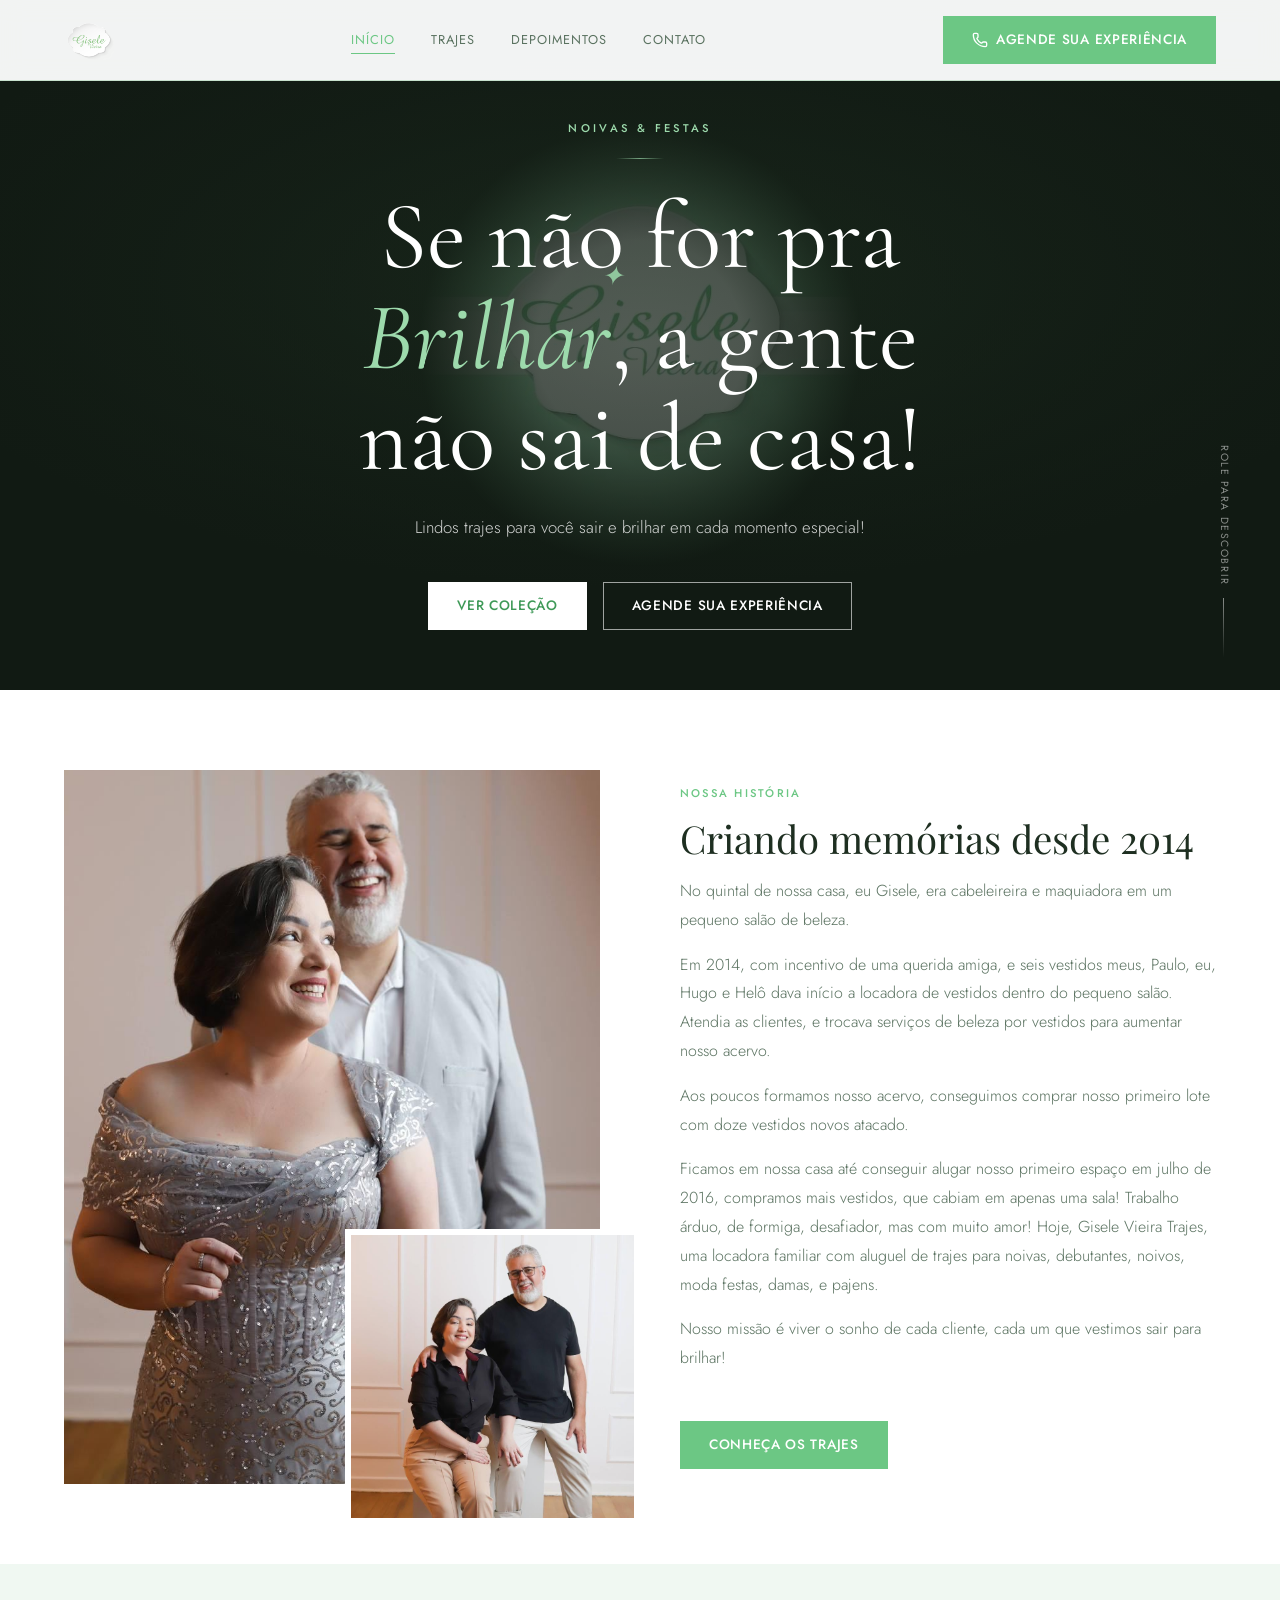
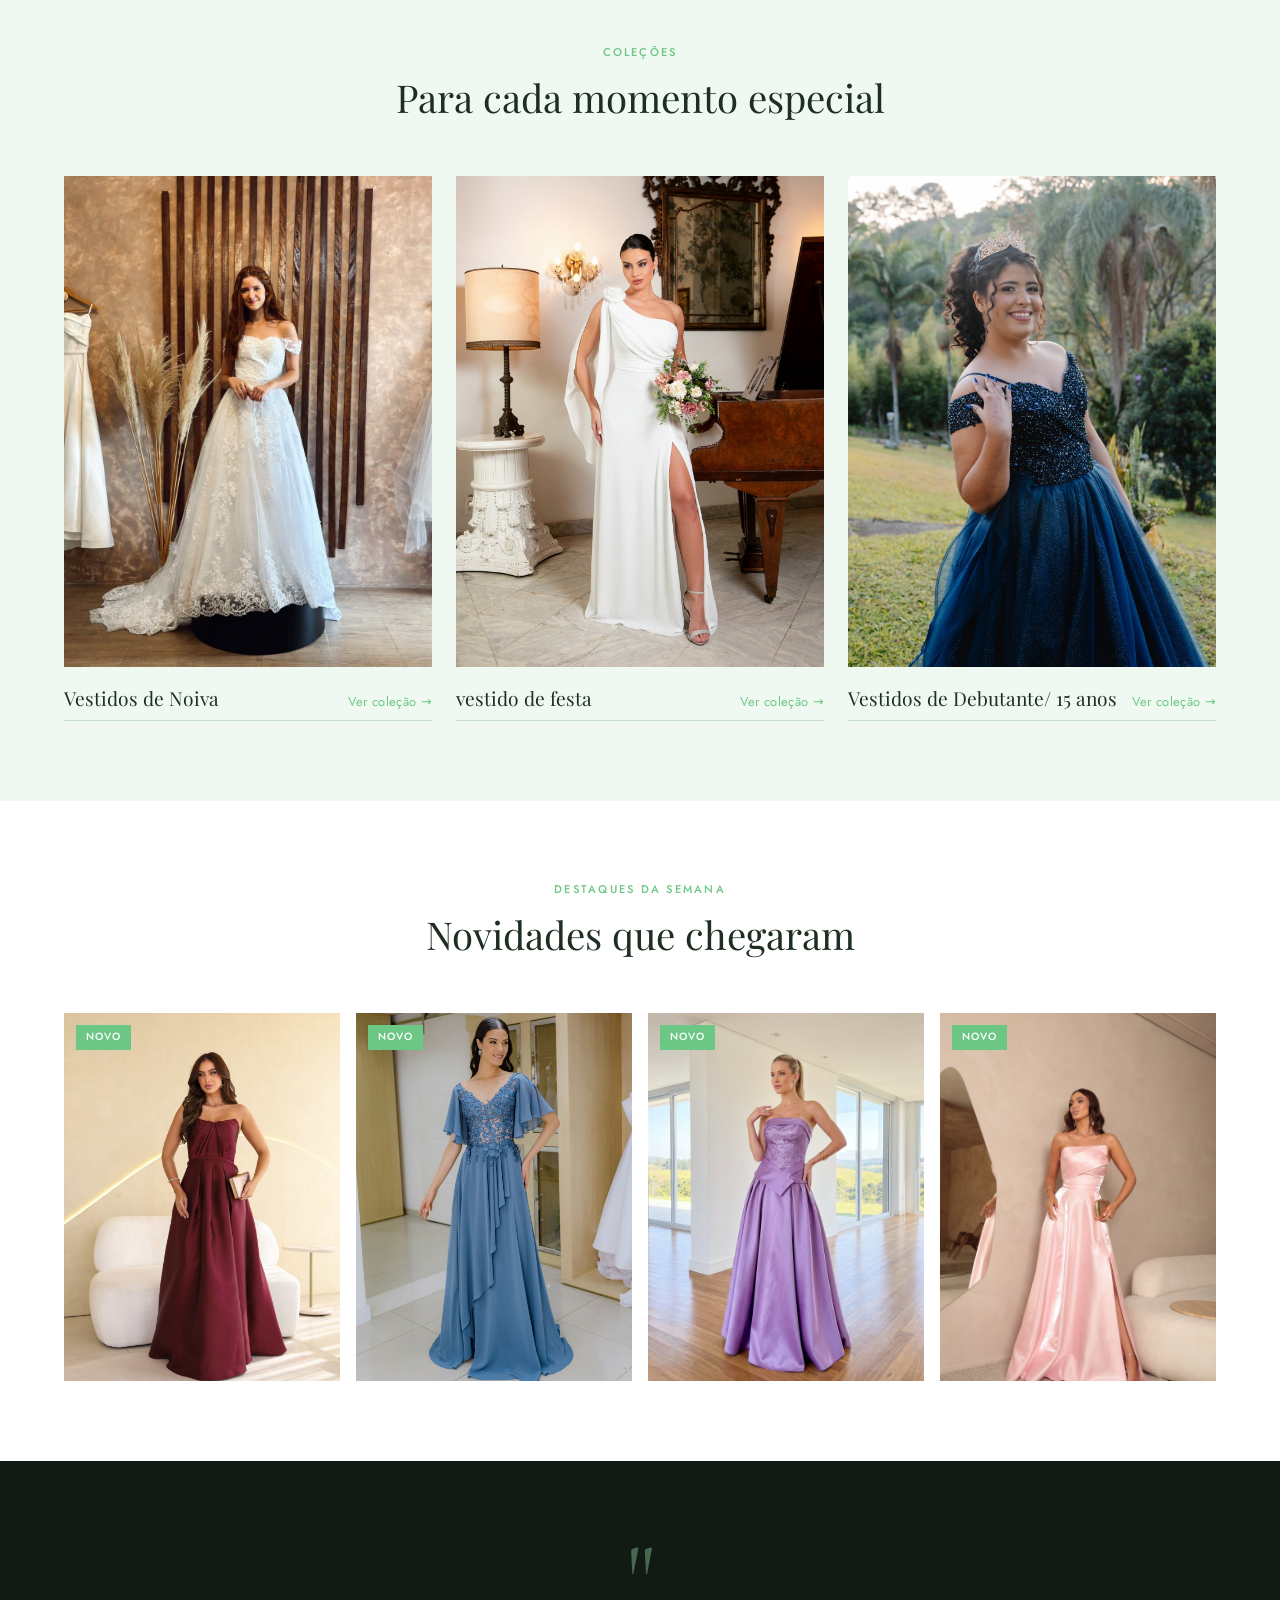
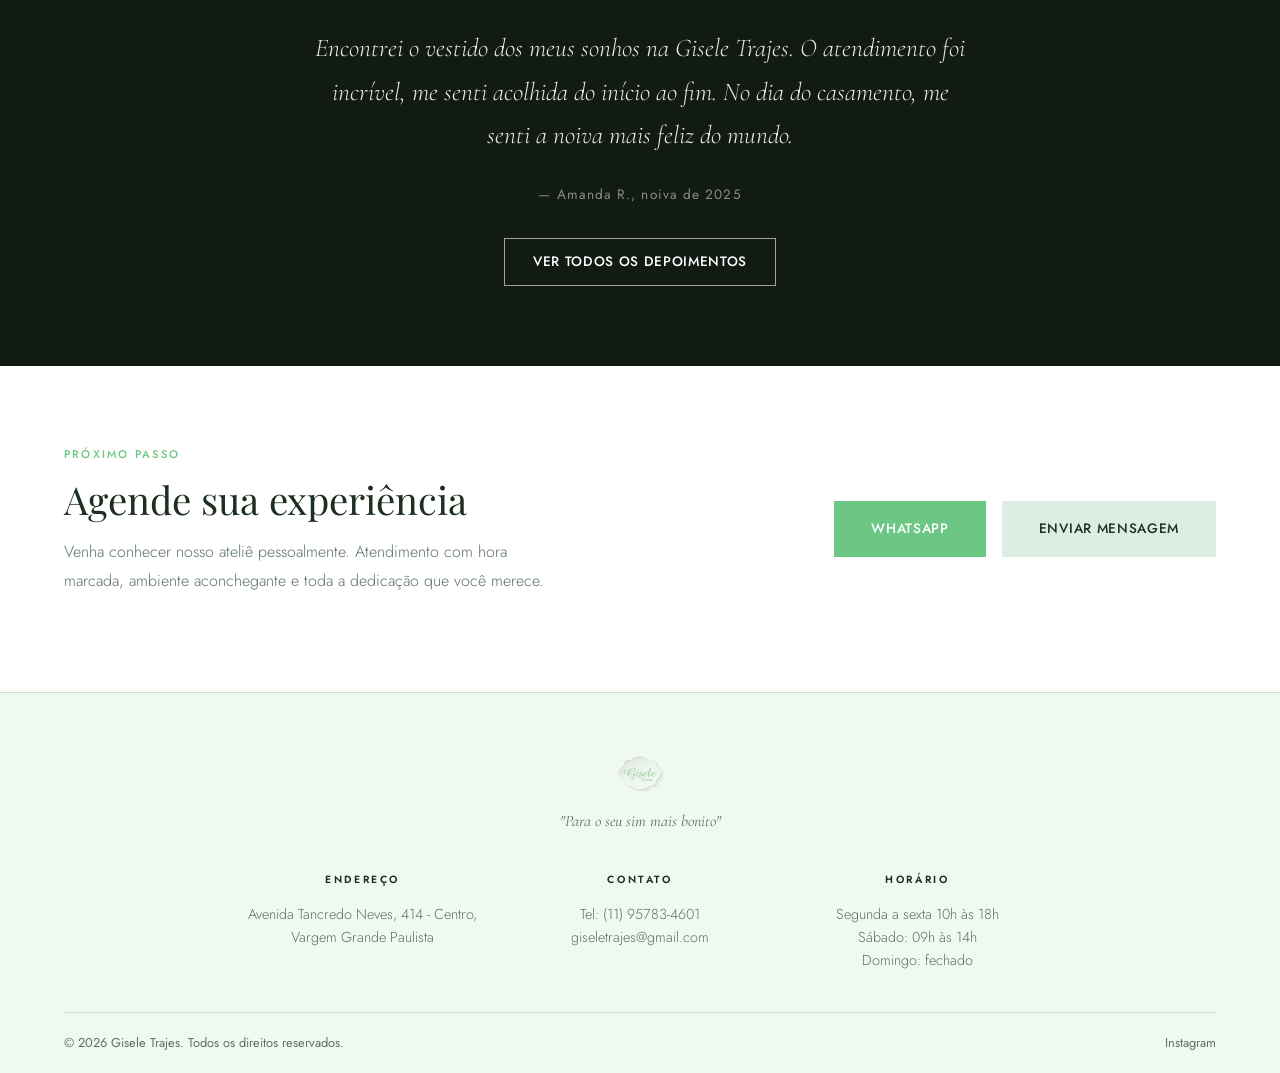
<file: index.html>
<!DOCTYPE html>
<html lang="pt-BR">
<head>
  <!-- Google tag (gtag.js) -->
  <script async src="https://www.googletagmanager.com/gtag/js?id=G-MT1V36FHFQ"></script>
  <script>
    window.dataLayer = window.dataLayer || [];
    function gtag(){dataLayer.push(arguments);}
    gtag('js', new Date());

    gtag('config', 'G-MT1V36FHFQ');
  </script>

  <meta charset="UTF-8">
  <meta name="viewport" content="width=device-width, initial-scale=1.0">
  <title>Gisele Viera Trajes — Para o seu sim mais bonito</title>
  <meta name="description" content="Ateliê de trajes em Vargem Grande Paulista para você brilhar em cada momento especial: noivas, madrinhas, festas e mais. Agende sua experiência.">
  <link rel="canonical" href="https://www.giselevieiratrajes.com.br/index.html">

  <!-- Favicon -->
  <link rel="icon" type="image/x-icon" href="assets/images/favicon/favicon.ico">
  <link rel="icon" type="image/png" sizes="32x32" href="assets/images/favicon/favicon-32x32.png">
  <link rel="icon" type="image/png" sizes="16x16" href="assets/images/favicon/favicon-16x16.png">
  <link rel="apple-touch-icon" sizes="180x180" href="assets/images/favicon/apple-touch-icon.png">
  <link rel="manifest" href="site.webmanifest">
  <meta name="theme-color" content="#ffffff">

  <!-- Open Graph / Redes sociais -->
  <meta property="og:type" content="website">
  <meta property="og:locale" content="pt_BR">
  <meta property="og:site_name" content="Gisele Viera Trajes">
  <meta property="og:title" content="Gisele Viera Trajes — Para o seu sim mais bonito">
  <meta property="og:description" content="Ateliê de trajes em Vargem Grande Paulista para você brilhar em cada momento especial: noivas, madrinhas, festas e mais.">
  <meta property="og:image" content="https://www.giselevieiratrajes.com.br/assets/images/favicon/android-chrome-512x512.png">
  <meta property="og:url" content="https://www.giselevieiratrajes.com.br/index.html">
  <meta name="twitter:card" content="summary_large_image">

  <link rel="stylesheet" href="assets/css/style.css">
  <link rel="preconnect" href="https://fonts.googleapis.com">
  <link rel="preconnect" href="https://fonts.gstatic.com" crossorigin>
  <link href="https://fonts.googleapis.com/css2?family=Playfair+Display:ital,wght@0,400;0,600;1,400&family=Cormorant+Garamond:wght@300;400&family=Jost:wght@300;400;500&display=swap" rel="stylesheet">
  <script type="application/ld+json">
  {
    "@context": "https://schema.org",
    "@type": "ClothingStore",
    "name": "Gisele Vieira Trajes",
    "image": "https://www.giselevieiratrajes.com.br/assets/images/hero-bg.jpg",
    "url": "https://www.giselevieiratrajes.com.br/",
    "telephone": "+5511957834601",
    "email": "giseletrajes@gmail.com",
    "priceRange": "$$",
    "address": {
      "@type": "PostalAddress",
      "streetAddress": "Avenida Tancredo Neves, 414 - Centro",
      "addressLocality": "Vargem Grande Paulista",
      "addressRegion": "SP",
      "addressCountry": "BR"
    },
    "geo": {
      "@type": "GeoCoordinates",
      "latitude": -23.6063138,
      "longitude": -47.0280977
    },
    "sameAs": [
      "https://www.instagram.com/giselevieira.trajes"
    ]
  }
  </script>
</head>
<body>

  <!-- HEADER -->
  <header class="site-header">
    <div class="container header-inner">
      <a href="index.html" class="logo">
        <img src="assets/images/logo.svg" alt="Gisele Trajes" class="logo-img" onerror="this.style.display='none'; this.nextElementSibling.style.display='block'">
        <span class="logo-text" style="display:none">Gisele Viera Trajes® </span>
      </a>
      <nav class="main-nav">
        <a href="index.html" class="nav-link active">Início</a>
        <a href="trajes.html" class="nav-link">Trajes</a>
        <a href="depoimentos.html" class="nav-link">Depoimentos</a>
        <a href="contato.html" class="nav-link">Contato</a>
      </nav>
      <a href="https://wa.me/5511957834601?text=Olá!%20Vim%20pelo%20site%20da%20Gisele%20Viera%20Trajes%20e%20gostaria%20de%20mais%20informações." target="_blank" class="btn btn-primary header-cta">
        <svg width="16" height="16" viewBox="0 0 24 24" fill="none" stroke="currentColor" stroke-width="2" stroke-linecap="round" stroke-linejoin="round"><path d="M13.832 16.568a1 1 0 0 0 1.213-.303l.355-.465A2 2 0 0 1 17 15h3a2 2 0 0 1 2 2v3a2 2 0 0 1-2 2A18 18 0 0 1 2 4a2 2 0 0 1 2-2h3a2 2 0 0 1 2 2v3a2 2 0 0 1-.8 1.6l-.468.351a1 1 0 0 0-.292 1.233 14 14 0 0 0 6.392 6.384"></path></svg>
        Agende sua experiência
      </a>
      <button class="menu-toggle" aria-label="Menu" onclick="toggleMenu()">
        <span></span><span></span><span></span>
      </button>
    </div>
    <!-- Mobile nav -->
    <div class="mobile-nav" id="mobileNav">
      <a href="index.html">Início</a>
      <a href="trajes.html">Trajes</a>
      <a href="depoimentos.html">Depoimentos</a>
      <a href="contato.html">Contato</a>
      <a href="https://wa.me/5511957834601" target="_blank" class="btn btn-primary">Agende sua experiência</a>
    </div>
  </header>

  <main>

    <!-- HERO -->
    <section class="hero">
      <div class="hero-bg">
        <img src="assets/images/hero-bg.jpg" alt="" class="hero-img" onerror="this.parentElement.classList.add('no-img')" width="960" height="960" fetchpriority="high">
        <div class="hero-overlay"></div>
      </div>
      <div class="container hero-content">
        <p class="hero-eyebrow">Noivas & Festas</p>
        <div class="hero-divider"></div>
        <h1 class="hero-title">Se não for pra<br><em>Brilhar</em>, a gente não sai de casa!</h1>
        <p class="hero-subtitle">Lindos trajes para você sair e brilhar em cada momento especial!</p>
        <div class="hero-actions">
          <a href="trajes.html" class="btn btn-light">Ver Coleção</a>
          <a href="contato.html" class="btn btn-outline-light">Agende sua experiência</a>
        </div>
      </div>
      <div class="hero-scroll">
        <span>Role para descobrir</span>
        <div class="scroll-line"></div>
      </div>
    </section>

    <!-- SOBRE -->
    <section class="about section">
      <div class="container about-grid">
        <div class="about-images">
          <div class="about-img-main">
            <img src="assets/images/about-main.jpg" alt="Ateliê Gisele Trajes" onerror="this.parentElement.classList.add('placeholder-img')" width="854" height="1280" loading="lazy" decoding="async">
          </div>
          <div class="about-img-accent">
            <img src="assets/images/about-accent.jpg" alt="Detalhes do ateliê" onerror="this.parentElement.classList.add('placeholder-img')" width="854" height="1034" loading="lazy" decoding="async">
          </div>
        </div>
        <div class="about-text">
          <p class="section-eyebrow">Nossa História</p>
          <h2 class="section-title">Criando memórias desde 2014</h2>
          <p class="body-text">No quintal de nossa casa, eu Gisele, era cabeleireira e maquiadora em um pequeno salão de beleza.</p>
          <p class="body-text">Em 2014, com incentivo de uma querida amiga, e seis vestidos meus, Paulo, eu, Hugo e Helô dava início a locadora de vestidos dentro do pequeno salão. 
Atendia as clientes, e trocava serviços de beleza por vestidos para aumentar nosso acervo. </p>
          <p class="body-text">Aos poucos formamos nosso acervo, conseguimos comprar nosso primeiro lote com doze vestidos novos atacado.</p>
          <p class="body-text">Ficamos em nossa casa até conseguir alugar nosso primeiro espaço em julho de 2016, compramos mais vestidos, que cabiam em apenas uma sala! 
Trabalho árduo, de formiga, desafiador, mas com muito amor! 
Hoje, Gisele Vieira Trajes, uma locadora familiar com aluguel de trajes para noivas, debutantes, noivos, moda festas, damas, e pajens.</p>
          <p class="body-text">Nosso missão é viver o sonho de cada cliente, cada um que vestimos sair para brilhar!</p>
          <a href="trajes.html" class="btn btn-primary mt-action">Conheça os Trajes</a>
        </div>
      </div>
    </section>

    <!-- CATEGORIAS -->
    <section class="categories section bg-soft">
      <div class="container">
        <div class="section-header">
          <p class="section-eyebrow">Coleções</p>
          <h2 class="section-title">Para cada momento especial</h2>
        </div>
        <div class="categories-grid">
          <a href="trajes.html#noivas" class="category-card group">
            <div class="category-img">
              <img src="assets/images/cat-noiva.jpg" alt="Vestidos de Noiva" onerror="this.parentElement.classList.add('placeholder-img')" width="1066" height="1399" loading="lazy" decoding="async">
            </div>
            <div class="category-info">
              <h3>Vestidos de Noiva</h3>
              <span>Ver coleção →</span>
            </div>
          </a>
          <a href="trajes.html#madrinhas" class="category-card group">
            <div class="category-img">
              <img src="assets/images/cat-madrinha.jpg" alt="Vestidos de Madrinha" onerror="this.parentElement.classList.add('placeholder-img')" width="787" height="1391" loading="lazy" decoding="async">
            </div>
            <div class="category-info">
              <h3>vestido de festa</h3>
              <span>Ver coleção →</span>
            </div>
          </a>
          <a href="trajes.html#debutantes" class="category-card group">
            <div class="category-img">
              <img src="assets/images/cat-debutante.jpg" alt="Vestidos de Debutante" onerror="this.parentElement.classList.add('placeholder-img')" width="960" height="1280" loading="lazy" decoding="async">
            </div>
            <div class="category-info">
              <h3>Vestidos de Debutante/ 15 anos</h3>
              <span>Ver coleção →</span>
            </div>
          </a>
        </div>
      </div>
    </section>

    <!-- DESTAQUES -->
    <section class="highlights section">
      <div class="container">
        <div class="section-header">
          <p class="section-eyebrow">Destaques da Semana</p>
          <h2 class="section-title">Novidades que chegaram</h2>
        </div>
        <div class="highlights-grid" id="highlightsGrid">
          <!-- Carregado via JS do repositório de imagens -->
          <div class="highlight-card">
            <div class="highlight-img"><img src="assets/images/dest-1.jpg" alt="Destaque 1" onerror="this.parentElement.classList.add('placeholder-img')" width="1024" height="1280" loading="lazy" decoding="async"></div>
            <p class="highlight-label">Novo</p>
          </div>
          <div class="highlight-card">
            <div class="highlight-img"><img src="assets/images/dest-2.jpg" alt="Destaque 2" onerror="this.parentElement.classList.add('placeholder-img')" width="854" height="1280" loading="lazy" decoding="async"></div>
            <p class="highlight-label">Novo</p>
          </div>
          <div class="highlight-card">
            <div class="highlight-img"><img src="assets/images/dest-3.jpg" alt="Destaque 3" onerror="this.parentElement.classList.add('placeholder-img')" width="932" height="1400" loading="lazy" decoding="async"></div>
            <p class="highlight-label">Novo</p>
          </div>
          <div class="highlight-card">
            <div class="highlight-img"><img src="assets/images/dest-4.jpg" alt="Destaque 4" onerror="this.parentElement.classList.add('placeholder-img')" width="854" height="1280" loading="lazy" decoding="async"></div>
            <p class="highlight-label">Novo</p>
          </div>
        </div>
      </div>
    </section>

    <!-- DEPOIMENTO DESTAQUE -->
    <section class="testimonial-banner section bg-dark">
      <div class="container testimonial-banner-inner">
        <div class="quote-mark">"</div>
        <blockquote>
          <p>Encontrei o vestido dos meus sonhos na Gisele Trajes. O atendimento foi incrível, me senti acolhida do início ao fim. No dia do casamento, me senti a noiva mais feliz do mundo.</p>
          <cite>— Amanda R., noiva de 2025</cite>
        </blockquote>
        <a href="depoimentos.html" class="btn btn-outline-light mt-action">Ver todos os depoimentos</a>
      </div>
    </section>

    <!-- CTA AGENDAMENTO -->
    <section class="cta-section section">
      <div class="container cta-inner">
        <div class="cta-text">
          <p class="section-eyebrow">Próximo passo</p>
          <h2 class="section-title">Agende sua experiência</h2>
          <p class="body-text">Venha conhecer nosso ateliê pessoalmente. Atendimento com hora marcada, ambiente aconchegante e toda a dedicação que você merece.</p>
        </div>
        <div class="cta-actions">
          <a href="https://wa.me/5511957834601?text=Olá!%20Gostaria%20de%20agendar%20minha%20experiência." target="_blank" class="btn btn-primary btn-lg">
            WhatsApp
          </a>
          <a href="contato.html" class="btn btn-secondary btn-lg">Enviar mensagem</a>
        </div>
      </div>
    </section>

  </main>

  <!-- FOOTER -->
  <footer class="site-footer">
    <div class="container footer-inner">
      <div class="footer-brand">
        <img src="assets/images/logo.svg" alt="Gisele Trajes" class="footer-logo" onerror="this.style.display='none'; this.nextElementSibling.style.display='block'">
        <span class="logo-text footer-logo-text" style="display:none">Gisele Vieira Trajes®</span>
        <p class="footer-tagline"><em>"Para o seu sim mais bonito"</em></p>
      </div>
      <div class="footer-cols">
        <div class="footer-col">
          <h4>Endereço</h4>
          <p>Avenida Tancredo Neves, 414 - Centro, Vargem Grande Paulista</p>
        </div>
        <div class="footer-col">
          <h4>Contato</h4>
          <p>Tel:  (11) 95783-4601</p>
          <p>giseletrajes@gmail.com</p>
        </div>
        <div class="footer-col">
          <h4>Horário</h4>
          <p>Segunda a sexta 10h às 18h</p>
          <p>Sábado: 09h às 14h</p>
          <p>Domingo: fechado</p>
        </div>
      </div>
      <div class="footer-bottom">
        <p>© 2026 Gisele Trajes. Todos os direitos reservados.</p>
        <div class="footer-links">
          <a href="https://www.instagram.com/giselevieira.trajes?igsh=MWN2bXEzNnM3ZTVnYQ==" target="_blank">Instagram</a>
        </div>
      </div>
    </div>
  </footer>
  <script src="assets/js/main.js"></script>
</body>
</html>
</file>
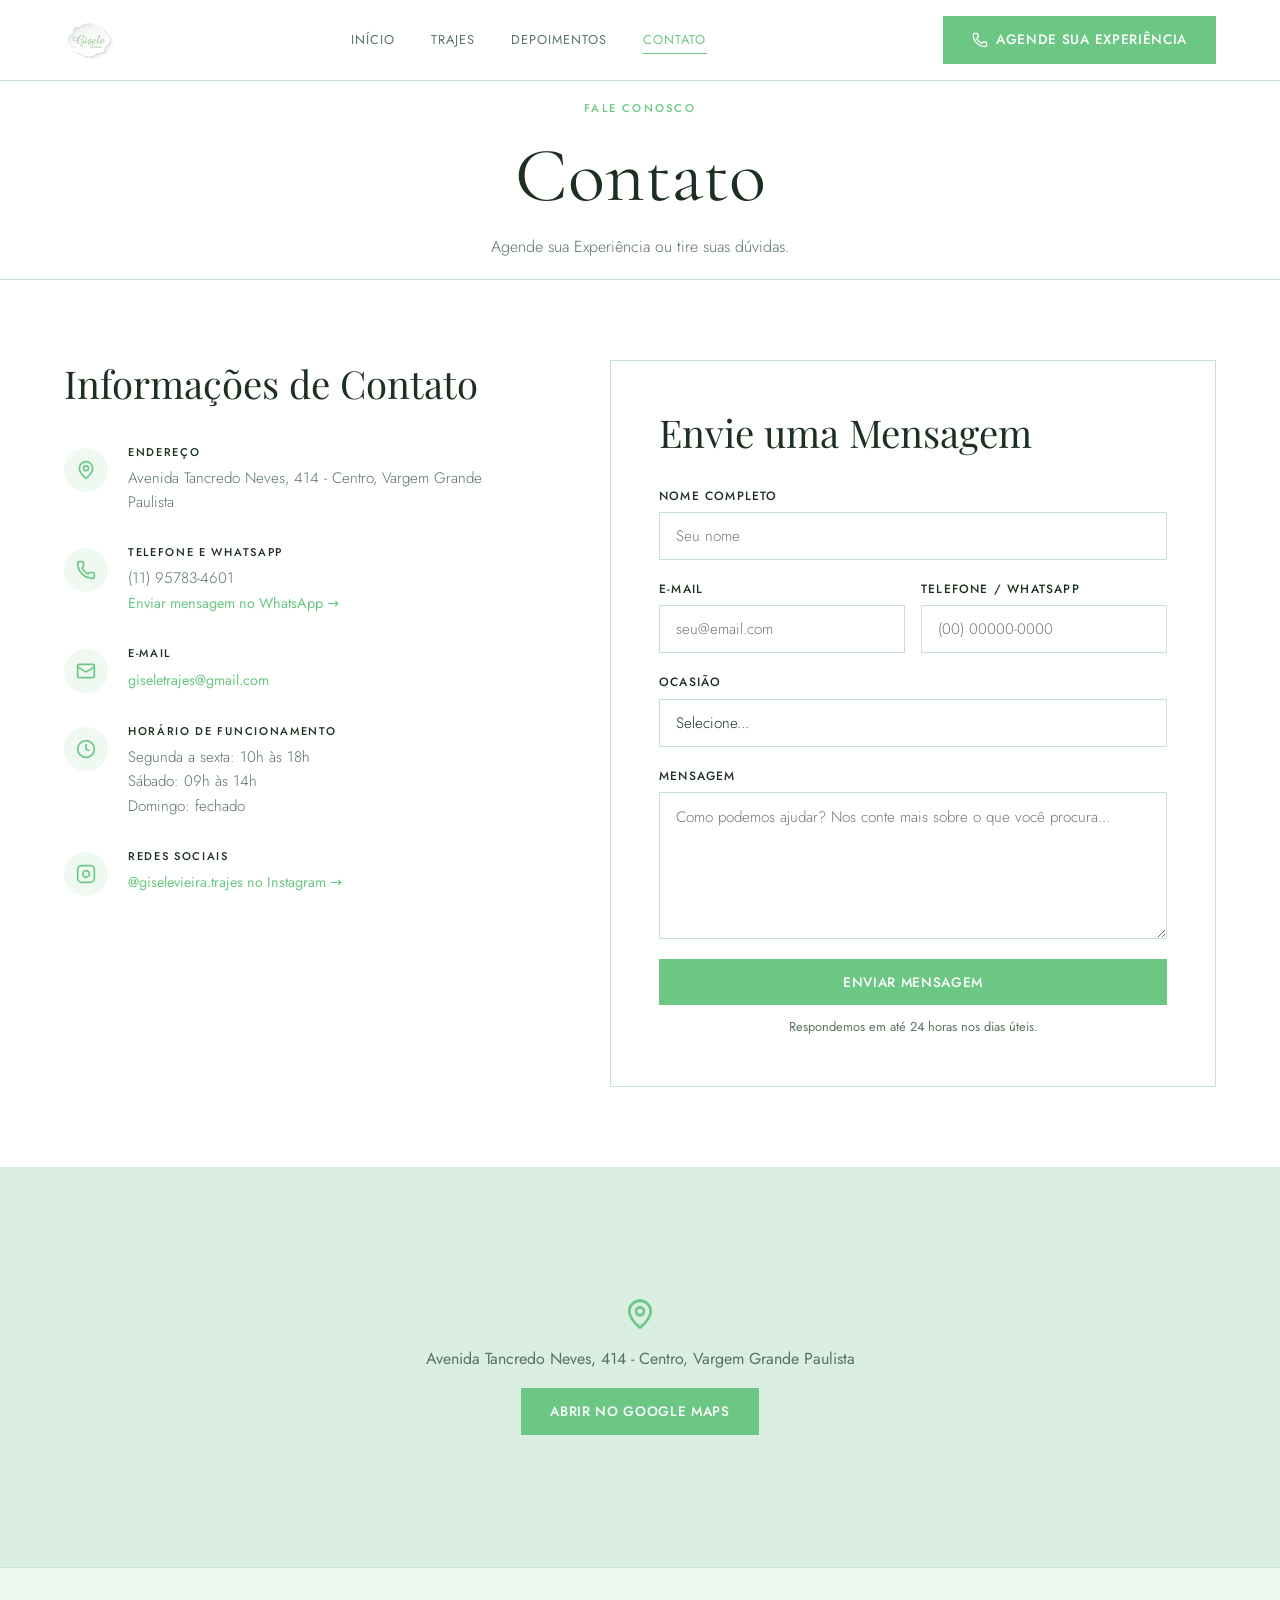
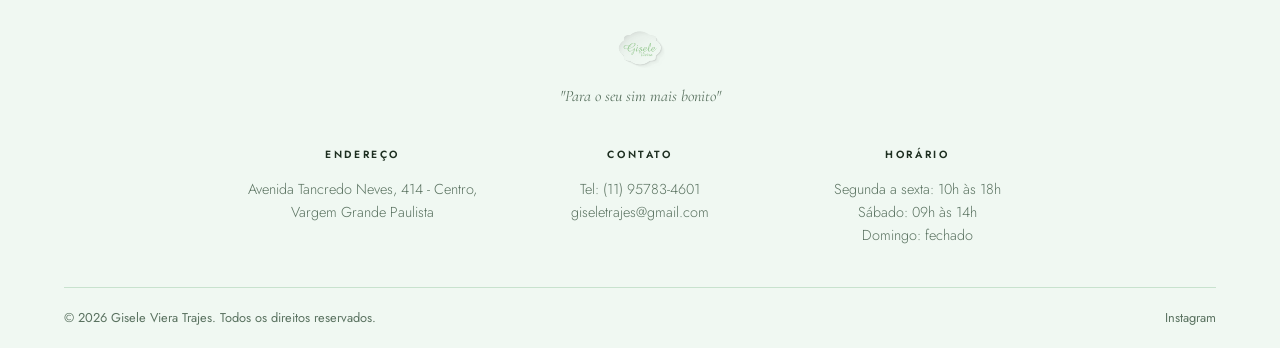
<file: contato.html>
<!DOCTYPE html>
<html lang="pt-BR">
<head>
  <!-- Google tag (gtag.js) -->
  <script async src="https://www.googletagmanager.com/gtag/js?id=G-MT1V36FHFQ"></script>
  <script>
    window.dataLayer = window.dataLayer || [];
    function gtag(){dataLayer.push(arguments);}
    gtag('js', new Date());

    gtag('config', 'G-MT1V36FHFQ');
  </script>

  <meta charset="UTF-8">
  <meta name="viewport" content="width=device-width, initial-scale=1.0">
  <title>Gisele Viera Trajes — Contato</title>
  <meta name="description" content="Entre em contato com a Gisele Viera Trajes em Vargem Grande Paulista e agende sua experiência ou tire suas dúvidas pelo WhatsApp.">
  <link rel="canonical" href="https://www.giselevieiratrajes.com.br/contato.html">

  <!-- Favicon -->
  <link rel="icon" type="image/x-icon" href="assets/images/favicon/favicon.ico">
  <link rel="icon" type="image/png" sizes="32x32" href="assets/images/favicon/favicon-32x32.png">
  <link rel="icon" type="image/png" sizes="16x16" href="assets/images/favicon/favicon-16x16.png">
  <link rel="apple-touch-icon" sizes="180x180" href="assets/images/favicon/apple-touch-icon.png">
  <link rel="manifest" href="site.webmanifest">
  <meta name="theme-color" content="#ffffff">

  <!-- Open Graph / Redes sociais -->
  <meta property="og:type" content="website">
  <meta property="og:locale" content="pt_BR">
  <meta property="og:site_name" content="Gisele Viera Trajes">
  <meta property="og:title" content="Gisele Viera Trajes — Contato">
  <meta property="og:description" content="Entre em contato com a Gisele Viera Trajes em Vargem Grande Paulista e agende sua experiência.">
  <meta property="og:image" content="https://www.giselevieiratrajes.com.br/assets/images/favicon/android-chrome-512x512.png">
  <meta property="og:url" content="https://www.giselevieiratrajes.com.br/contato.html">
  <meta name="twitter:card" content="summary_large_image">

  <link rel="stylesheet" href="assets/css/style.css">
  <link rel="preconnect" href="https://fonts.googleapis.com">
  <link rel="preconnect" href="https://fonts.gstatic.com" crossorigin>
  <link href="https://fonts.googleapis.com/css2?family=Playfair+Display:ital,wght@0,400;0,600;1,400&family=Cormorant+Garamond:wght@300;400&family=Jost:wght@300;400;500&display=swap" rel="stylesheet">
  <script type="application/ld+json">
  {
    "@context": "https://schema.org",
    "@type": "ClothingStore",
    "name": "Gisele Vieira Trajes",
    "image": "https://www.giselevieiratrajes.com.br/assets/images/hero-bg.jpg",
    "url": "https://www.giselevieiratrajes.com.br/",
    "telephone": "+5511957834601",
    "email": "giseletrajes@gmail.com",
    "priceRange": "$$",
    "address": {
      "@type": "PostalAddress",
      "streetAddress": "Avenida Tancredo Neves, 414 - Centro",
      "addressLocality": "Vargem Grande Paulista",
      "addressRegion": "SP",
      "addressCountry": "BR"
    },
    "geo": {
      "@type": "GeoCoordinates",
      "latitude": -23.6063138,
      "longitude": -47.0280977
    },
    "sameAs": [
      "https://www.instagram.com/giselevieira.trajes"
    ]
  }
  </script>
</head>
<body>

  <header class="site-header">
    <div class="container header-inner">
      <a href="index.html" class="logo">
        <img src="assets/images/logo.svg" alt="Gisele Trajes" class="logo-img" onerror="this.style.display='none'; this.nextElementSibling.style.display='block'">
        <span class="logo-text" style="display:none">Gisele Viera Trajes®</span>
      </a>
      <nav class="main-nav">
        <a href="index.html" class="nav-link">Início</a>
        <a href="trajes.html" class="nav-link">Trajes</a>
        <a href="depoimentos.html" class="nav-link">Depoimentos</a>
        <a href="contato.html" class="nav-link active">Contato</a>
      </nav>
      <a href="https://wa.me/5511957834601?text=Olá!%20Vim%20pelo%20site%20da%20Gisele%20Viera%20Trajes%20e%20gostaria%20de%20mais%20informações." target="_blank" class="btn btn-primary header-cta">
        <svg width="16" height="16" viewBox="0 0 24 24" fill="none" stroke="currentColor" stroke-width="2" stroke-linecap="round" stroke-linejoin="round"><path d="M13.832 16.568a1 1 0 0 0 1.213-.303l.355-.465A2 2 0 0 1 17 15h3a2 2 0 0 1 2 2v3a2 2 0 0 1-2 2A18 18 0 0 1 2 4a2 2 0 0 1 2-2h3a2 2 0 0 1 2 2v3a2 2 0 0 1-.8 1.6l-.468.351a1 1 0 0 0-.292 1.233 14 14 0 0 0 6.392 6.384"></path></svg>
        Agende sua experiência
      </a>
      <button class="menu-toggle" aria-label="Menu" onclick="toggleMenu()">
        <span></span><span></span><span></span>
      </button>
    </div>
    <div class="mobile-nav" id="mobileNav">
      <a href="index.html">Início</a>
      <a href="trajes.html">Trajes</a>
      <a href="depoimentos.html">Depoimentos</a>
      <a href="contato.html">Contato</a>
      <a href="https://wa.me/5511957834601" target="_blank" class="btn btn-primary">Agende sua experiência</a>
    </div>
  </header>

  <main>

    <section class="page-hero page-hero-short">
      <div class="container page-hero-content">
        <p class="section-eyebrow">Fale Conosco</p>
        <h1 class="page-hero-title dark">Contato</h1>
        <p class="page-hero-sub dark">Agende sua Experiência ou tire suas dúvidas.</p>
      </div>
    </section>

    <section class="section">
      <div class="container contact-grid">

        <div class="contact-info">
          <h2 class="section-title">Informações de Contato</h2>
          <div class="contact-items">

            <div class="contact-item">
              <div class="contact-icon">
                <svg width="20" height="20" viewBox="0 0 24 24" fill="none" stroke="currentColor" stroke-width="2"><path d="M20 10c0 4.993-5.539 10.193-7.399 11.799a1 1 0 0 1-1.202 0C9.539 20.193 4 14.993 4 10a8 8 0 0 1 16 0"/><circle cx="12" cy="10" r="3"/></svg>
              </div>
              <div>
                <h3>Endereço</h3>
                <p>Avenida Tancredo Neves, 414 - Centro, Vargem Grande Paulista</p>
              </div>
            </div>

            <div class="contact-item">
              <div class="contact-icon">
                <svg width="20" height="20" viewBox="0 0 24 24" fill="none" stroke="currentColor" stroke-width="2"><path d="M13.832 16.568a1 1 0 0 0 1.213-.303l.355-.465A2 2 0 0 1 17 15h3a2 2 0 0 1 2 2v3a2 2 0 0 1-2 2A18 18 0 0 1 2 4a2 2 0 0 1 2-2h3a2 2 0 0 1 2 2v3a2 2 0 0 1-.8 1.6l-.468.351a1 1 0 0 0-.292 1.233 14 14 0 0 0 6.392 6.384"/></svg>
              </div>
              <div>
                <h3>Telefone e WhatsApp</h3>
                <p>(11) 95783-4601</p>
                <a href="https://wa.me/5511957834601?text=Olá!%20Gostaria%20de%20agendar%20minha%20experiência." target="_blank" class="contact-link">Enviar mensagem no WhatsApp →</a>
              </div>
            </div>

            <div class="contact-item">
              <div class="contact-icon">
                <svg width="20" height="20" viewBox="0 0 24 24" fill="none" stroke="currentColor" stroke-width="2"><path d="m22 7-8.991 5.727a2 2 0 0 1-2.009 0L2 7"/><rect x="2" y="4" width="20" height="16" rx="2"/></svg>
              </div>
              <div>
                <h3>E-mail</h3>
                <a href="mailto:giseletrajes@gmail.com" class="contact-link">giseletrajes@gmail.com</a>
              </div>
            </div>

            <div class="contact-item">
              <div class="contact-icon">
                <svg width="20" height="20" viewBox="0 0 24 24" fill="none" stroke="currentColor" stroke-width="2"><path d="M12 6v6l4 2"/><circle cx="12" cy="12" r="10"/></svg>
              </div>
              <div>
                <h3>Horário de Funcionamento</h3>
                <p>Segunda a sexta: 10h às 18h</p>
                <p>Sábado: 09h às 14h</p>
                <p>Domingo: fechado</p>
              </div>
            </div>

            <div class="contact-item">
              <div class="contact-icon">
                <svg width="20" height="20" viewBox="0 0 24 24" fill="none" stroke="currentColor" stroke-width="2"><rect width="20" height="20" x="2" y="2" rx="5" ry="5"/><path d="M16 11.37A4 4 0 1 1 12.63 8 4 4 0 0 1 16 11.37z"/><line x1="17.5" x2="17.51" y1="6.5" y2="6.5"/></svg>
              </div>
              <div>
                <h3>Redes Sociais</h3>
                <a href="https://www.instagram.com/giselevieira.trajes?igsh=MWN2bXEzNnM3ZTVnYQ==" target="_blank" class="contact-link">@giselevieira.trajes no Instagram →</a>
              </div>
            </div>

          </div>
        </div>

        <!-- FORMULÁRIO -->
        <div class="contact-form-wrap">
          <h2 class="section-title">Envie uma Mensagem</h2>

          <form class="contact-form" id="contactForm">
            <!-- campos ocultos para o Formspree -->
            <input type="hidden" name="_subject" value="✨ Nova mensagem pelo site — Gisele Viera Trajes">
            <input type="hidden" name="_replyto" id="replyto" value="">

            <div class="form-group">
              <label for="name">Nome Completo</label>
              <input type="text" id="name" name="name" placeholder="Seu nome" required>
            </div>
            <div class="form-row">
              <div class="form-group">
                <label for="email">E-mail</label>
                <input type="email" id="email" name="email" placeholder="seu@email.com" required>
              </div>
              <div class="form-group">
                <label for="phone">Telefone / WhatsApp</label>
                <input type="tel" id="phone" name="phone" placeholder="(00) 00000-0000">
              </div>
            </div>
            <div class="form-group">
              <label for="occasion">Ocasião</label>
              <select id="occasion" name="occasion">
                <option value="">Selecione...</option>
                <option value="Casamento (noiva)">Casamento (noiva)</option>
                <option value="Casamento (madrinha)">Casamento (madrinha)</option>
                <option value="Festa de 15 anos">Festa de 15 anos</option>
                <option value="Outro evento">Outro evento</option>
              </select>
            </div>
            <div class="form-group">
              <label for="message">Mensagem</label>
              <textarea id="message" name="message" rows="5" placeholder="Como podemos ajudar? Nos conte mais sobre o que você procura..." required></textarea>
            </div>

            <button type="submit" class="btn btn-primary btn-full" id="submitBtn">
              Enviar Mensagem
            </button>
            <p class="form-note">Respondemos em até 24 horas nos dias úteis.</p>
          </form>

          <!-- Sucesso -->
          <div class="form-success" id="formSuccess" style="display:none">
            <div class="success-icon">✓</div>
            <h3>Mensagem enviada!</h3>
            <p>Obrigada pelo contato. Retornaremos em breve.</p>
            <a id="whatsappSuccessLink" href="#" target="_blank" class="btn btn-primary mt-action">
              Enviar também pelo WhatsApp
            </a>
          </div>

          <!-- Erro -->
          <div class="form-error" id="formError" style="display:none">
            <p>⚠️ Não foi possível enviar o e-mail agora. Fale conosco diretamente pelo WhatsApp!</p>
            <a id="whatsappErrorLink" href="#" target="_blank" class="btn btn-primary mt-action">Chamar no WhatsApp</a>
          </div>
        </div>

      </div>
    </section>

    <!-- MAPA -->
    <section class="map-section">
      <div class="map-placeholder">
        <div class="map-overlay-text">
          <svg width="32" height="32" viewBox="0 0 24 24" fill="none" stroke="currentColor" stroke-width="2"><path d="M20 10c0 4.993-5.539 10.193-7.399 11.799a1 1 0 0 1-1.202 0C9.539 20.193 4 14.993 4 10a8 8 0 0 1 16 0"/><circle cx="12" cy="10" r="3"/></svg>
          <p>Avenida Tancredo Neves, 414 - Centro, Vargem Grande Paulista</p>
          <a href="https://www.google.com/maps/place/Gisele+Vieira+-+Trajes/@-23.6063088,-47.0329686,17z/data=!3m1!4b1!4m6!3m5!1s0x94cf0969a7793feb:0x93afc98e4dbaebb1!8m2!3d-23.6063138!4d-47.0280977!16s%2Fg%2F11g1yl87pk?entry=ttu&g_ep=EgoyMDI2MDUwMi4wIKXMDSoASAFQAw%3D%3D" target="_blank" class="btn btn-primary">Abrir no Google Maps</a>
        </div>
      </div>
    </section>

  </main>

  <footer class="site-footer">
    <div class="container footer-inner">
      <div class="footer-brand">
        <img src="assets/images/logo.svg" alt="Gisele Viera Trajes" class="footer-logo" onerror="this.style.display='none'; this.nextElementSibling.style.display='block'">
        <span class="logo-text footer-logo-text" style="display:none">Gisele Trajes</span>
        <p class="footer-tagline"><em>"Para o seu sim mais bonito"</em></p>
      </div>
      <div class="footer-cols">
        <div class="footer-col">
          <h4>Endereço</h4>
          <p>Avenida Tancredo Neves, 414 - Centro, Vargem Grande Paulista</p>
        </div>
        <div class="footer-col">
          <h4>Contato</h4>
          <p>Tel: (11) 95783-4601</p>
          <p>giseletrajes@gmail.com</p>
        </div>
        <div class="footer-col">
          <h4>Horário</h4>
          <p>Segunda a sexta: 10h às 18h</p>
          <p>Sábado: 09h às 14h</p>
          <p>Domingo: fechado</p>
        </div>
      </div>
      <div class="footer-bottom">
        <p>© 2026 Gisele Viera Trajes. Todos os direitos reservados.</p>
        <div class="footer-links">
          <a href="https://www.instagram.com/giselevieira.trajes?igsh=MWN2bXEzNnM3ZTVnYQ==" target="_blank">Instagram</a>
        </div>
      </div>
    </div>
  </footer>

  <script src="assets/js/main.js"></script>
  <script>
    // ================================================================
    // CONFIGURAÇÃO — só mude o FORMSPREE_ID depois de criar sua conta
    // ================================================================
    const FORMSPREE_ID = 'mbdwaoge'; // ← troque pelo ID do Formspree
    const WA_NUMBER   = '5511957834601';

    // Sincroniza o campo _replyto com o email digitado
    document.getElementById('email').addEventListener('input', function() {
      document.getElementById('replyto').value = this.value;
    });

    // ── SUBMISSÃO ──
    document.getElementById('contactForm').addEventListener('submit', async function(e) {
      e.preventDefault();

      const btn = document.getElementById('submitBtn');
      btn.textContent = 'Enviando...';
      btn.disabled = true;

      // Coleta dados
      const name     = document.getElementById('name').value.trim();
      const email    = document.getElementById('email').value.trim();
      const phone    = document.getElementById('phone').value.trim();
      const occasion = document.getElementById('occasion').value;
      const message  = document.getElementById('message').value.trim();

      // Monta link do WhatsApp com todas as informações formatadas
      const waText = encodeURIComponent(
        `✨ *Nova mensagem pelo site*\n\n` +
        `👤 *Nome:* ${name}\n` +
        `📧 *E-mail:* ${email}\n` +
        `📱 *Telefone:* ${phone || 'Não informado'}\n` +
        `🎉 *Ocasião:* ${occasion || 'Não informada'}\n\n` +
        `💬 *Mensagem:*\n${message}`
      );
      const waLink = `https://wa.me/${WA_NUMBER}?text=${waText}`;

      // Salva o link nas telas de retorno
      document.getElementById('whatsappSuccessLink').href = waLink;
      document.getElementById('whatsappErrorLink').href   = waLink;

      // ── ENVIA EMAIL VIA FORMSPREE ──
      try {
        const res = await fetch(`https://formspree.io/f/${FORMSPREE_ID}`, {
          method: 'POST',
          headers: { 'Accept': 'application/json' },
          body: new FormData(this)
        });

        if (res.ok) {
          // Email enviado com sucesso!
          mostrar('formSuccess');
          // Abre WhatsApp automaticamente após 1.5s
          setTimeout(() => window.open(waLink, '_blank'), 1500);
        } else {
          // Formspree retornou erro (verifique se o ID está correto)
          mostrar('formError');
          setTimeout(() => window.open(waLink, '_blank'), 800);
        }

      } catch (err) {
        // Sem internet ou outro erro — redireciona pro WhatsApp
        mostrar('formError');
        setTimeout(() => window.open(waLink, '_blank'), 800);
      }
    });

    function mostrar(id) {
      document.getElementById('contactForm').style.display = 'none';
      document.getElementById(id).style.display = 'block';
    }
  </script>

  <style>
    .form-error {
      text-align: center;
      padding: 32px 24px;
      background: #fff8f8;
      border: 1px solid #ffd0d0;
      margin-top: 16px;
    }
    .form-error p {
      color: #c0392b;
      margin-bottom: 16px;
      font-size: 0.95rem;
      line-height: 1.6;
    }
  </style>

</body>
</html>
</file>
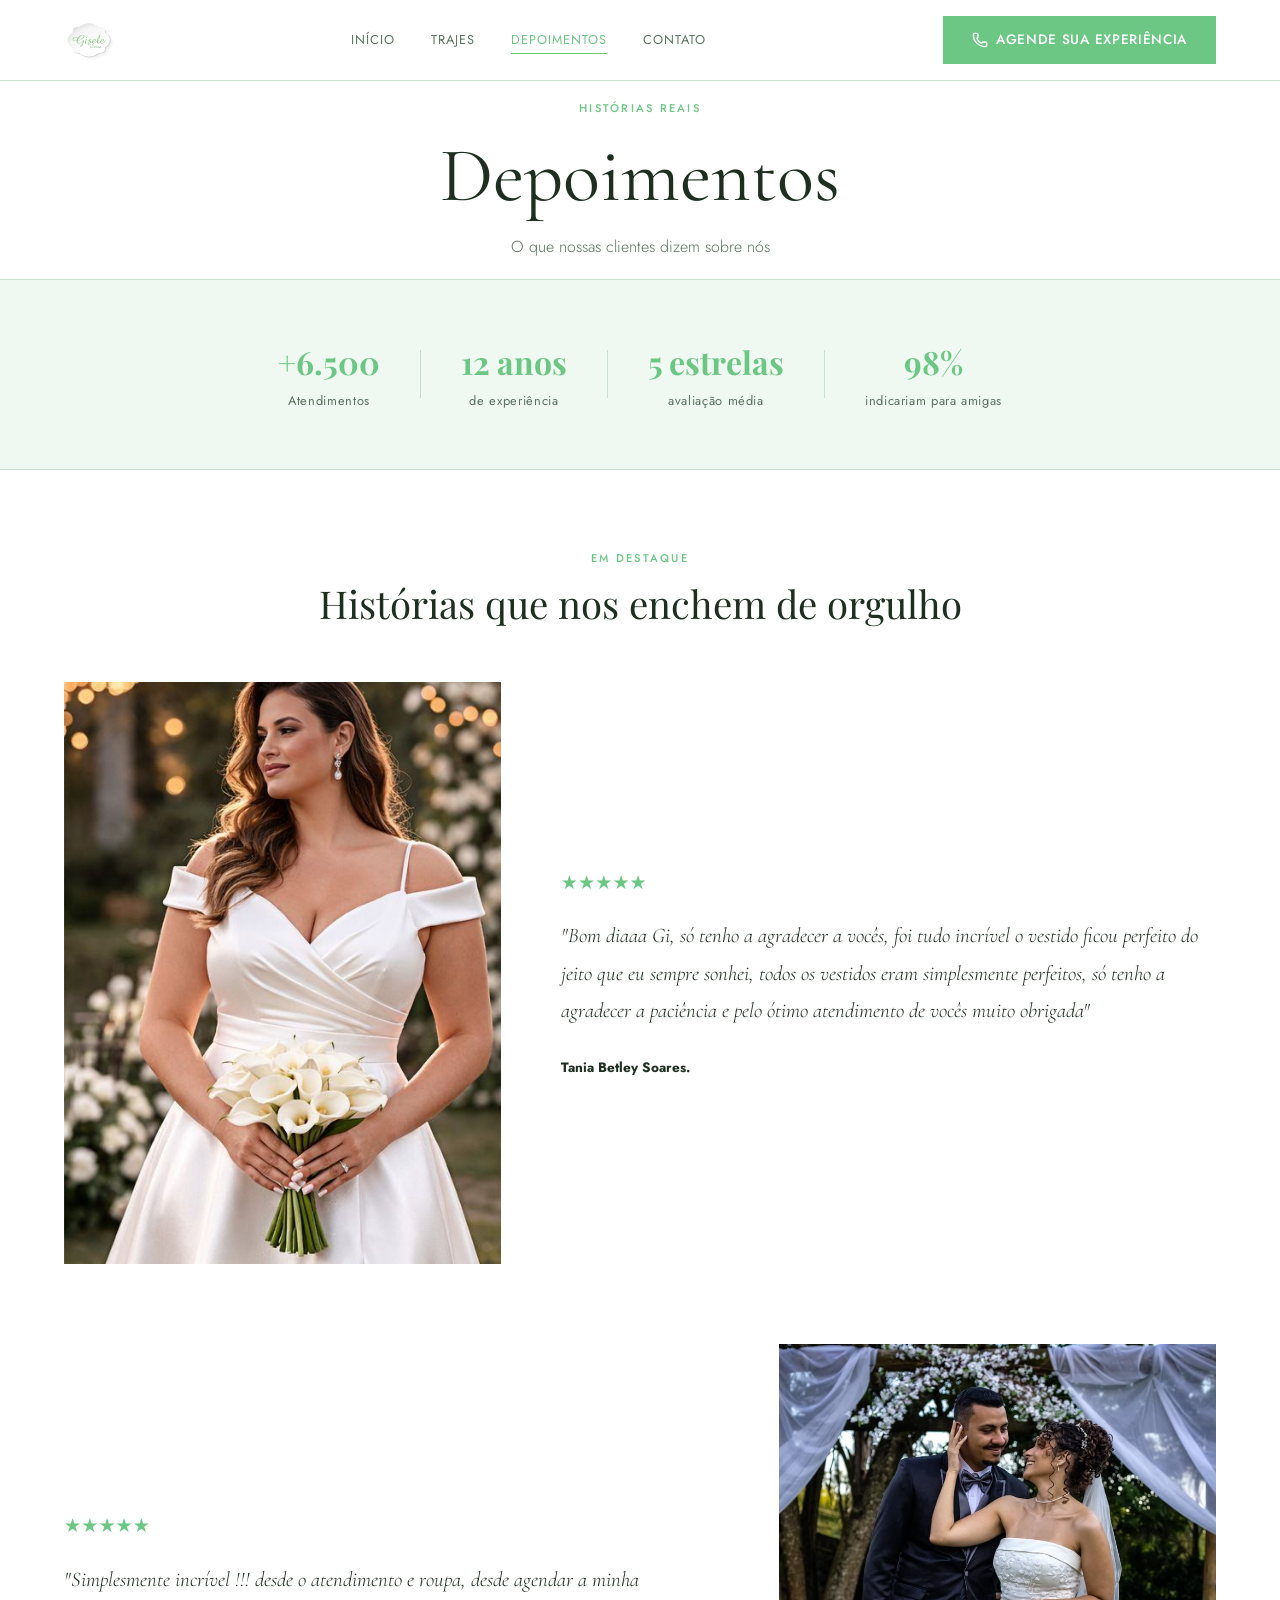
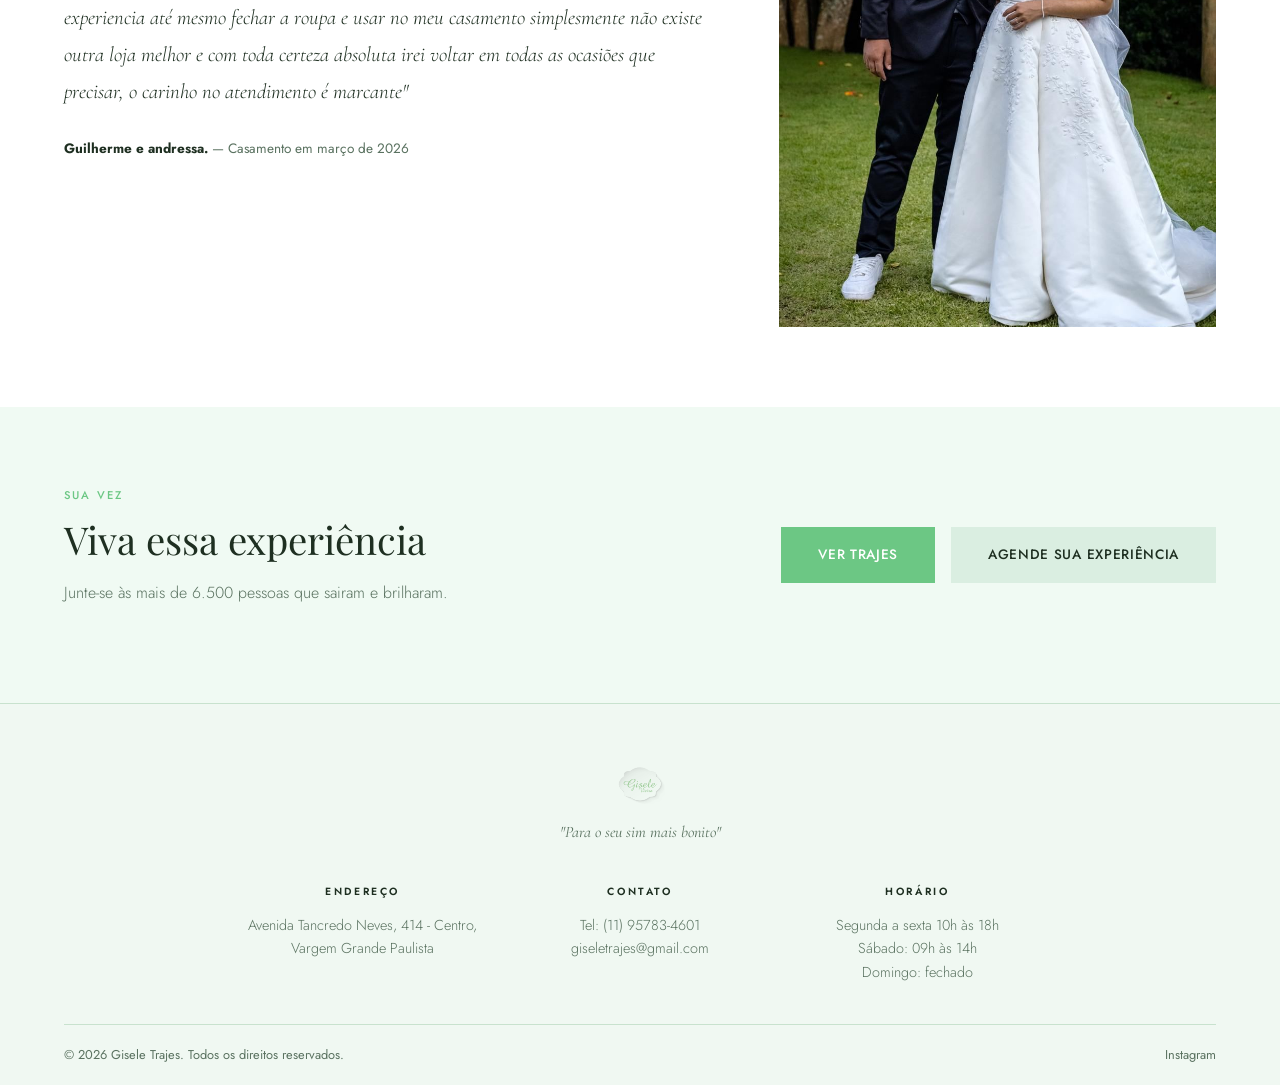
<file: depoimentos.html>
<!DOCTYPE html>
<html lang="pt-BR">
<head>
  <!-- Google tag (gtag.js) -->
  <script async src="https://www.googletagmanager.com/gtag/js?id=G-MT1V36FHFQ"></script>
  <script>
    window.dataLayer = window.dataLayer || [];
    function gtag(){dataLayer.push(arguments);}
    gtag('js', new Date());

    gtag('config', 'G-MT1V36FHFQ');
  </script>

  <meta charset="UTF-8">
  <meta name="viewport" content="width=device-width, initial-scale=1.0">
  <title>Gisele Viera Trajes — Depoimentos</title>
  <meta name="description" content="Veja o que nossas clientes dizem sobre a experiência de brilhar com os trajes de Gisele Viera Trajes.">
  <link rel="canonical" href="https://www.giselevieiratrajes.com.br/depoimentos.html">

  <!-- Favicon -->
  <link rel="icon" type="image/x-icon" href="assets/images/favicon/favicon.ico">
  <link rel="icon" type="image/png" sizes="32x32" href="assets/images/favicon/favicon-32x32.png">
  <link rel="icon" type="image/png" sizes="16x16" href="assets/images/favicon/favicon-16x16.png">
  <link rel="apple-touch-icon" sizes="180x180" href="assets/images/favicon/apple-touch-icon.png">
  <link rel="manifest" href="site.webmanifest">
  <meta name="theme-color" content="#ffffff">

  <!-- Open Graph / Redes sociais -->
  <meta property="og:type" content="website">
  <meta property="og:locale" content="pt_BR">
  <meta property="og:site_name" content="Gisele Viera Trajes">
  <meta property="og:title" content="Gisele Viera Trajes — Depoimentos">
  <meta property="og:description" content="Veja o que nossas clientes dizem sobre a experiência de brilhar com os trajes de Gisele Viera Trajes.">
  <meta property="og:image" content="https://www.giselevieiratrajes.com.br/assets/images/favicon/android-chrome-512x512.png">
  <meta property="og:url" content="https://www.giselevieiratrajes.com.br/depoimentos.html">
  <meta name="twitter:card" content="summary_large_image">

  <link rel="stylesheet" href="assets/css/style.css">
  <link rel="preconnect" href="https://fonts.googleapis.com">
  <link rel="preconnect" href="https://fonts.gstatic.com" crossorigin>
  <link href="https://fonts.googleapis.com/css2?family=Playfair+Display:ital,wght@0,400;0,600;1,400&family=Cormorant+Garamond:wght@300;400&family=Jost:wght@300;400;500&display=swap" rel="stylesheet">
  <script type="application/ld+json">
  {
    "@context": "https://schema.org",
    "@type": "ClothingStore",
    "name": "Gisele Vieira Trajes",
    "image": "https://www.giselevieiratrajes.com.br/assets/images/hero-bg.jpg",
    "url": "https://www.giselevieiratrajes.com.br/",
    "telephone": "+5511957834601",
    "email": "giseletrajes@gmail.com",
    "priceRange": "$$",
    "address": {
      "@type": "PostalAddress",
      "streetAddress": "Avenida Tancredo Neves, 414 - Centro",
      "addressLocality": "Vargem Grande Paulista",
      "addressRegion": "SP",
      "addressCountry": "BR"
    },
    "geo": {
      "@type": "GeoCoordinates",
      "latitude": -23.6063138,
      "longitude": -47.0280977
    },
    "sameAs": [
      "https://www.instagram.com/giselevieira.trajes"
    ]
  }
  </script>
</head>
<body>

  <header class="site-header">
    <div class="container header-inner">
      <a href="index.html" class="logo">
        <img src="assets/images/logo.svg" alt="Gisele Trajes" class="logo-img" onerror="this.style.display='none'; this.nextElementSibling.style.display='block'">
        <span class="logo-text" style="display:none">Gisele Viera Trajes®</span>
      </a>
      <nav class="main-nav">
        <a href="index.html" class="nav-link">Início</a>
        <a href="trajes.html" class="nav-link">Trajes</a>
        <a href="depoimentos.html" class="nav-link active">Depoimentos</a>
        <a href="contato.html" class="nav-link">Contato</a>
      </nav>
      <a href="https://wa.me/5511957834601?text=Olá!%20Vim%20pelo%20site%20da%20Gisele%20Viera%20Trajes%20e%20gostaria%20de%20mais%20informações." target="_blank" class="btn btn-primary header-cta">
        <svg width="16" height="16" viewBox="0 0 24 24" fill="none" stroke="currentColor" stroke-width="2" stroke-linecap="round" stroke-linejoin="round"><path d="M13.832 16.568a1 1 0 0 0 1.213-.303l.355-.465A2 2 0 0 1 17 15h3a2 2 0 0 1 2 2v3a2 2 0 0 1-2 2A18 18 0 0 1 2 4a2 2 0 0 1 2-2h3a2 2 0 0 1 2 2v3a2 2 0 0 1-.8 1.6l-.468.351a1 1 0 0 0-.292 1.233 14 14 0 0 0 6.392 6.384"></path></svg>
        Agende sua experiência
      </a>
      <button class="menu-toggle" aria-label="Menu" onclick="toggleMenu()">
        <span></span><span></span><span></span>
      </button>
    </div>
    <div class="mobile-nav" id="mobileNav">
      <a href="index.html">Início</a>
      <a href="trajes.html">Trajes</a>
      <a href="depoimentos.html">Depoimentos</a>
      <a href="contato.html">Contato</a>
      <a href="https://wa.me/5511957834601" target="_blank" class="btn btn-primary">Agende sua experiência</a>
    </div>
  </header>

  <main>

    <!-- PAGE HERO -->
    <section class="page-hero page-hero-short">
      <div class="container page-hero-content">
        <p class="section-eyebrow">Histórias Reais</p>
        <h1 class="page-hero-title dark">Depoimentos</h1>
        <p class="page-hero-sub dark">O que nossas clientes dizem sobre nós</p>
      </div>
    </section>

    <!-- STATS -->
    <section class="stats-bar">
      <div class="container stats-inner">
        <div class="stat">
          <strong>+6.500</strong>
          <span>Atendimentos</span>
        </div>
        <div class="stat-divider"></div>
        <div class="stat">
          <strong>12 anos</strong>
          <span>de experiência</span>
        </div>
        <div class="stat-divider"></div>
        <div class="stat">
          <strong>5 estrelas</strong>
          <span>avaliação média</span>
        </div>
        <div class="stat-divider"></div>
        <div class="stat">
          <strong>98%</strong>
          <span>indicariam para amigas</span>
        </div>
      </div>
    </section>

    <!-- DEPOIMENTOS EM DESTAQUE -->
    <section class="section">
      <div class="container">
        <div class="section-header">
          <p class="section-eyebrow">Em destaque</p>
          <h2 class="section-title">Histórias que nos enchem de orgulho</h2>
        </div>

        <div class="featured-testimonials">
          <div class="featured-testimonial">
            <div class="featured-img">
              <img src="assets/images/dep-feat-1.jpg" alt="Amanda R." onerror="this.parentElement.classList.add('placeholder-img')" width="512" height="768" loading="lazy" decoding="async">
            </div>
            <div class="featured-text">
              <div class="stars">★★★★★</div>
              <blockquote class="featured-quote">
                "Bom diaaa Gi, só tenho a agradecer a vocês, foi tudo incrível o vestido ficou perfeito do jeito que eu sempre sonhei, todos os vestidos eram simplesmente perfeitos, só tenho a agradecer a paciência e pelo ótimo atendimento de vocês muito obrigada"
              </blockquote>
              <cite class="featured-cite">
                <strong>Tania Betley Soares.</strong> <!--— Casamento em março de 2025-->
              </cite>
            </div>
          </div>

          <div class="featured-testimonial reverse">
            <div class="featured-img">
              <img src="assets/images/dep-feat-2.jpg" alt="Carla M." onerror="this.parentElement.classList.add('placeholder-img')" width="854" height="1280" loading="lazy" decoding="async">
            </div>
            <div class="featured-text">
              <div class="stars">★★★★★</div>
              <blockquote class="featured-quote">
                "Simplesmente incrível !!!
desde o atendimento e roupa, desde agendar a minha experiencia até mesmo fechar a roupa e usar no meu casamento simplesmente não existe outra loja melhor e com toda certeza absoluta irei voltar em todas as ocasiões que precisar, o carinho no atendimento é marcante"
              </blockquote>
              <cite class="featured-cite">
                <strong>Guilherme e andressa.</strong> — Casamento em março de 2026
              </cite>
            </div>
          </div>
        </div>
      </div>
    </section>

    <!-- GRID DE DEPOIMENTOS 
    <section class="section bg-soft">
      <div class="container">
        <div class="section-header">
          <p class="section-eyebrow">O que dizem</p>
          <h2 class="section-title">Mais histórias</h2>
        </div>
        <div class="testimonials-grid">

          <div class="testimonial-card">
            <div class="testimonial-header">
              <div class="testimonial-avatar">
                <img src="assets/images/dep-1.jpg" alt="Bianca S." onerror="this.parentElement.classList.add('placeholder-avatar')" loading="lazy" decoding="async">
              </div>
              <div>
                <strong>Bianca S.</strong>
                <span class="stars-sm">★★★★★</span>
              </div>
            </div>
            <p>"Meu vestido de madrinha era absolutamente lindo. Recebi elogios a noite toda e me senti muito especial. Super recomendo para madrinhas!"</p>
            <span class="testimonial-date">Janeiro de 2026</span>
          </div>

          <div class="testimonial-card">
            <div class="testimonial-header">
              <div class="testimonial-avatar">
                <img src="assets/images/dep-2.jpg" alt="Fernanda L." onerror="this.parentElement.classList.add('placeholder-avatar')" loading="lazy" decoding="async">
              </div>
              <div>
                <strong>Fernanda L.</strong>
                <span class="stars-sm">★★★★★</span>
              </div>
            </div>
            <p>"Fui para os 15 anos da minha filha e encontramos o vestido perfeito. A atenção ao detalhe e o carinho no atendimento foram impressionantes. Voltaremos para o casamento dela!"</p>
            <span class="testimonial-date">Novembro de 2025</span>
          </div>

          <div class="testimonial-card">
            <div class="testimonial-header">
              <div class="testimonial-avatar">
                <img src="assets/images/dep-3.jpg" alt="Juliana P." onerror="this.parentElement.classList.add('placeholder-avatar')" loading="lazy" decoding="async">
              </div>
              <div>
                <strong>Juliana P.</strong>
                <span class="stars-sm">★★★★★</span>
              </div>
            </div>
            <p>"Fiz meu vestido de noiva aqui e foi uma experiência incrível. Desde o primeiro atendimento até a última prova, tudo foi perfeito. Me senti uma princesa!"</p>
            <span class="testimonial-date">Setembro de 2025</span>
          </div>

          <div class="testimonial-card">
            <div class="testimonial-header">
              <div class="testimonial-avatar">
                <img src="assets/images/dep-4.jpg" alt="Marina T." onerror="this.parentElement.classList.add('placeholder-avatar')" loading="lazy" decoding="async">
              </div>
              <div>
                <strong>Marina T.</strong>
                <span class="stars-sm">★★★★★</span>
              </div>
            </div>
            <p>"Atendimento impecável, ambiente lindo e uma seleção de vestidos maravilhosa. A consultora de moda me ajudou a encontrar o vestido que valorizou meu corpo perfeitamente."</p>
            <span class="testimonial-date">Agosto de 2025</span>
          </div>

          <div class="testimonial-card">
            <div class="testimonial-header">
              <div class="testimonial-avatar">
                <img src="assets/images/dep-5.jpg" alt="Tatiane R." onerror="this.parentElement.classList.add('placeholder-avatar')" loading="lazy" decoding="async">
              </div>
              <div>
                <strong>Tatiane R.</strong>
                <span class="stars-sm">★★★★★</span>
              </div>
            </div>
            <p>"Vim de outra cidade especialmente para conhecer o ateliê após muita indicação e valeu cada quilômetro! O vestido de noiva ficou simplesmente perfeito."</p>
            <span class="testimonial-date">Junho de 2025</span>
          </div>

          <div class="testimonial-card">
            <div class="testimonial-header">
              <div class="testimonial-avatar">
                <img src="assets/images/dep-6.jpg" alt="Renata C." onerror="this.parentElement.classList.add('placeholder-avatar')" loading="lazy" decoding="async">
              </div>
              <div>
                <strong>Renata C.</strong>
                <span class="stars-sm">★★★★★</span>
              </div>
            </div>
            <p>"A Gisele Trajes superou todas as minhas expectativas. O ambiente é acolhedor, a equipe é apaixonada pelo que faz e os vestidos são lindíssimos. Meu dia foi mágico!"</p>
            <span class="testimonial-date">Abril de 2025</span>
          </div>

        </div>
      </div>
    </section> -->

    <!-- FOTOS DE CLIENTES 
    <section class="section">
      <div class="container">
        <div class="section-header">
          <p class="section-eyebrow">Momentos reais</p>
          <h2 class="section-title">Nossas noivas</h2>
          <p class="gallery-desc">Fotos reais de clientes que escolheram a Gisele Trajes para o dia mais especial.</p>
        </div>
        <div class="client-photos">
          <div class="client-photo"><img src="assets/images/cliente-1.jpg" alt="Noiva 1" onerror="this.parentElement.classList.add('placeholder-img')" loading="lazy" decoding="async"></div>
          <div class="client-photo"><img src="assets/images/cliente-2.jpg" alt="Noiva 2" onerror="this.parentElement.classList.add('placeholder-img')" loading="lazy" decoding="async"></div>
          <div class="client-photo"><img src="assets/images/cliente-3.jpg" alt="Noiva 3" onerror="this.parentElement.classList.add('placeholder-img')" loading="lazy" decoding="async"></div>
          <div class="client-photo"><img src="assets/images/cliente-4.jpg" alt="Noiva 4" onerror="this.parentElement.classList.add('placeholder-img')" loading="lazy" decoding="async"></div>
          <div class="client-photo"><img src="assets/images/cliente-5.jpg" alt="Noiva 5" onerror="this.parentElement.classList.add('placeholder-img')" loading="lazy" decoding="async"></div>
          <div class="client-photo"><img src="assets/images/cliente-6.jpg" alt="Noiva 6" onerror="this.parentElement.classList.add('placeholder-img')" loading="lazy" decoding="async"></div>
        </div>
      </div>
    </section> -->

    <!-- CTA -->
    <section class="cta-section section bg-primary-soft">
      <div class="container cta-inner">
        <div class="cta-text">
          <p class="section-eyebrow">Sua vez</p>
          <h2 class="section-title">Viva essa experiência</h2>
          <p class="body-text">Junte-se às mais de 6.500 pessoas que sairam e brilharam.</p>
        </div>
        <div class="cta-actions">
          <a href="trajes.html" class="btn btn-primary btn-lg">Ver Trajes</a>
          <a href="contato.html" class="btn btn-secondary btn-lg">Agende sua experiência</a>
        </div>
      </div>
    </section>

  </main>

  <footer class="site-footer">
    <div class="container footer-inner">
      <div class="footer-brand">
        <img src="assets/images/logo.svg" alt="Gisele Trajes" class="footer-logo" onerror="this.style.display='none'; this.nextElementSibling.style.display='block'">
        <span class="logo-text footer-logo-text" style="display:none">Gisele Viera Trajes</span>
        <p class="footer-tagline"><em>"Para o seu sim mais bonito"</em></p>
     </div>
      <div class="footer-cols">
        <div class="footer-col">
          <h4>Endereço</h4>
          <p>Avenida Tancredo Neves, 414 - Centro, Vargem Grande Paulista</p>
        </div>
        <div class="footer-col">
          <h4>Contato</h4>
          <p>Tel:  (11) 95783-4601</p>
          <p>giseletrajes@gmail.com</p>
        </div>
        <div class="footer-col">
          <h4>Horário</h4>
          <p>Segunda a sexta 10h às 18h</p>
          <p>Sábado: 09h às 14h</p>
          <p>Domingo: fechado</p>
        </div>
      </div>
      <div class="footer-bottom">
        <p>© 2026 Gisele Trajes. Todos os direitos reservados.</p>
        <div class="footer-links">
          <a href="https://www.instagram.com/giselevieira.trajes?igsh=MWN2bXEzNnM3ZTVnYQ==" target="_blank">Instagram</a>
        </div>
      </div>
    </div>
  </footer>

  <script src="assets/js/main.js"></script>
</body>
</html>
</file>
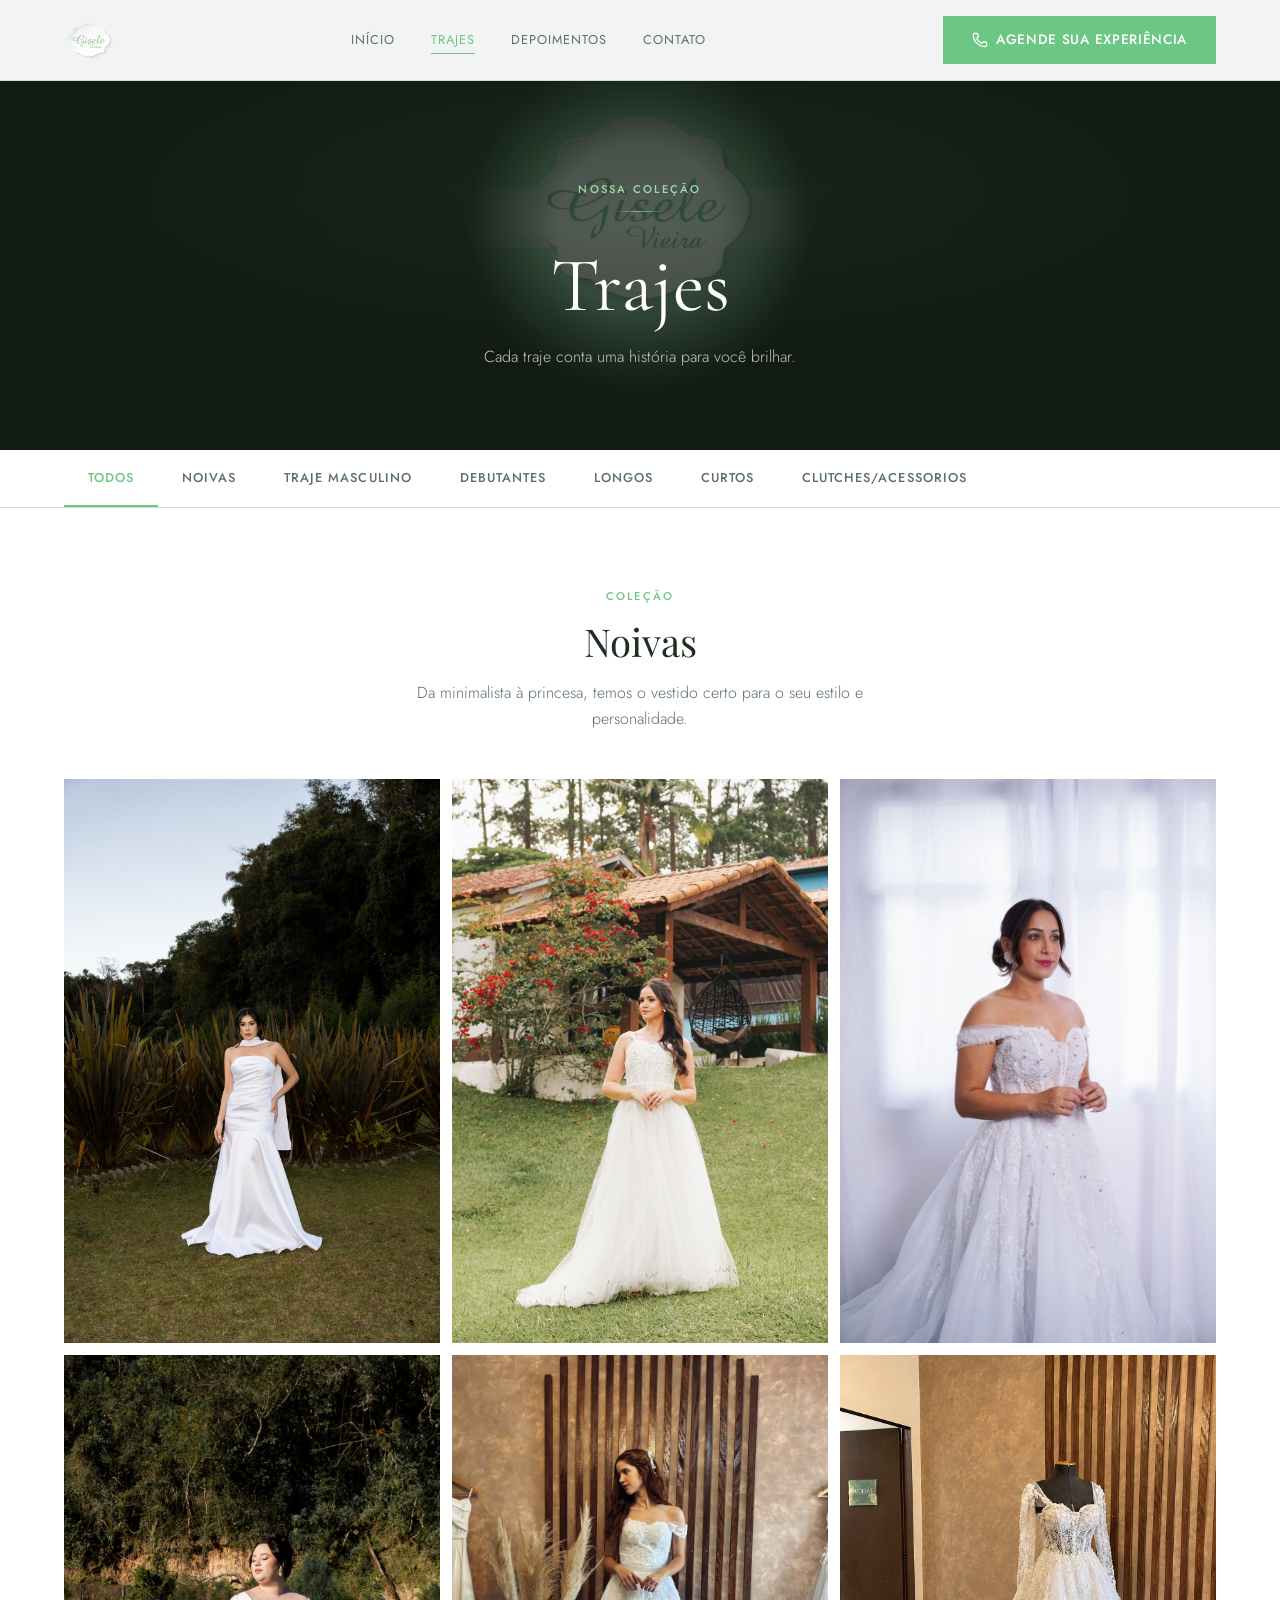
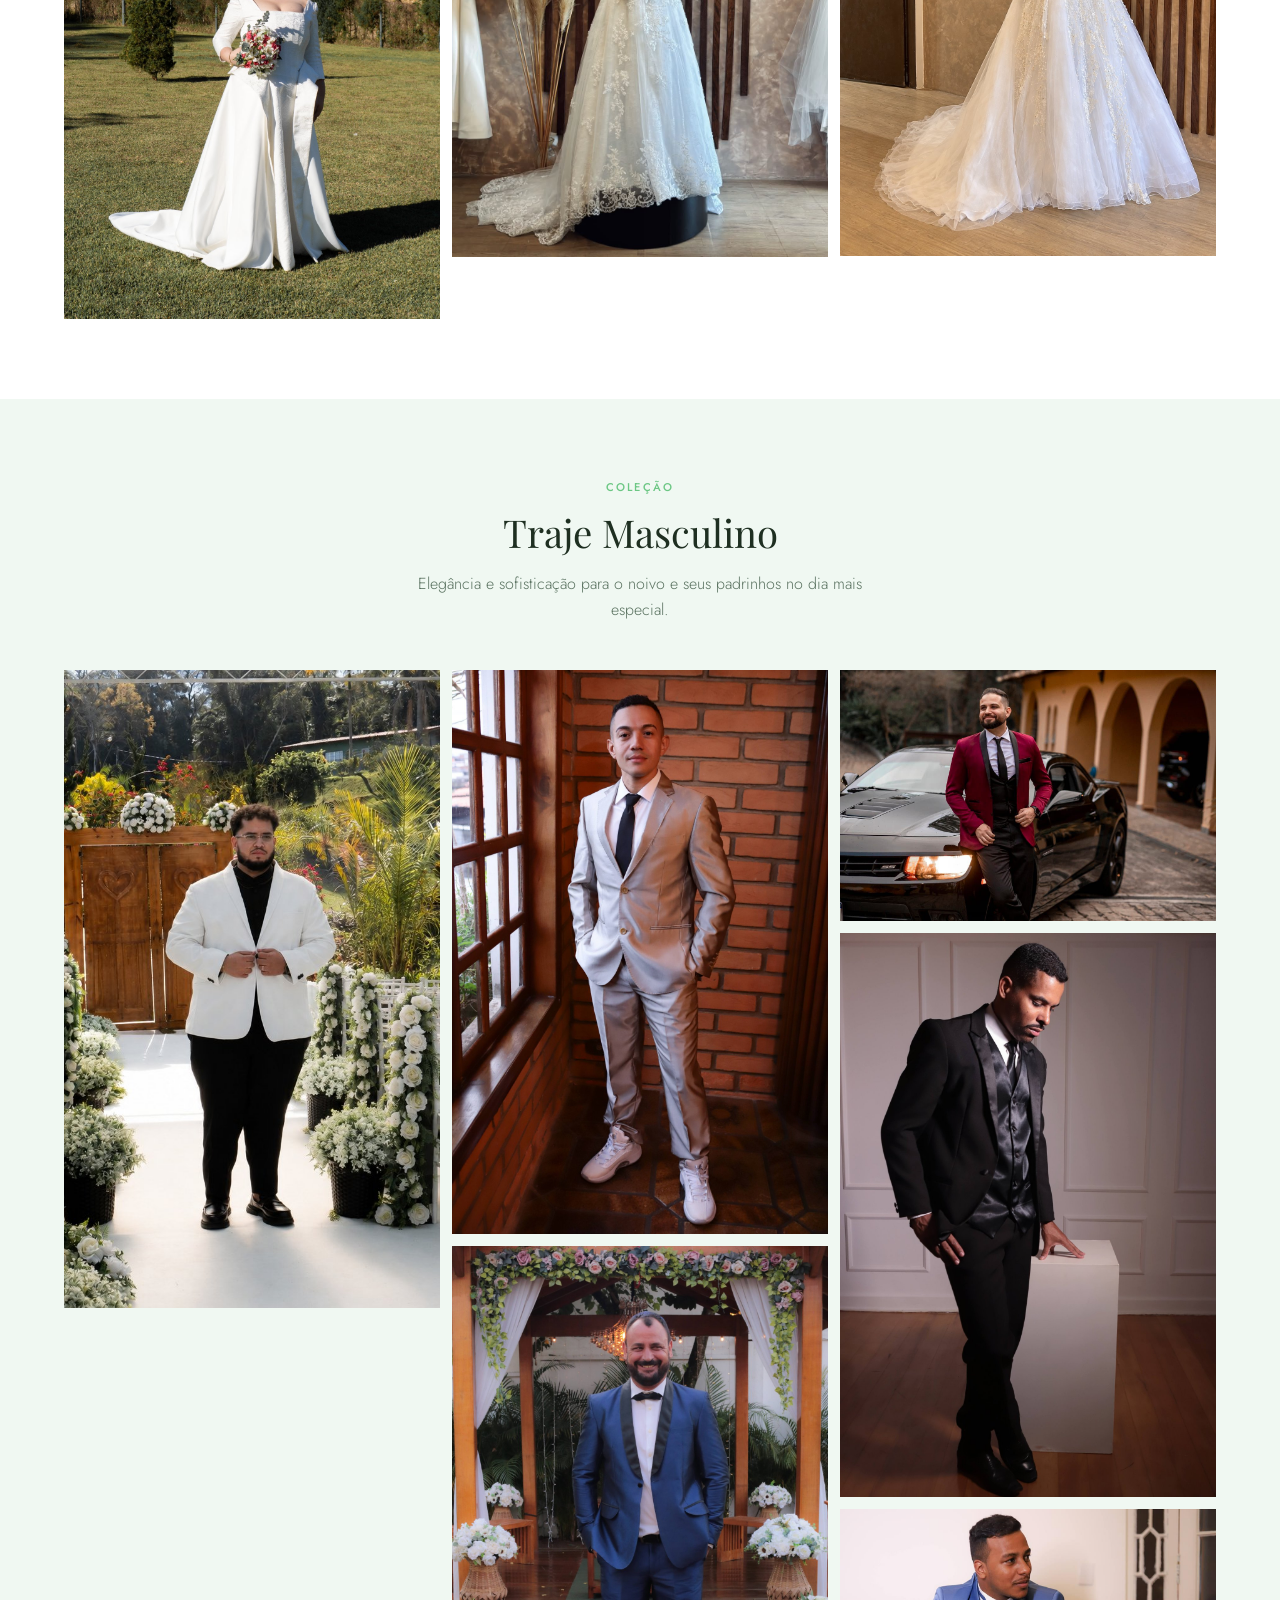
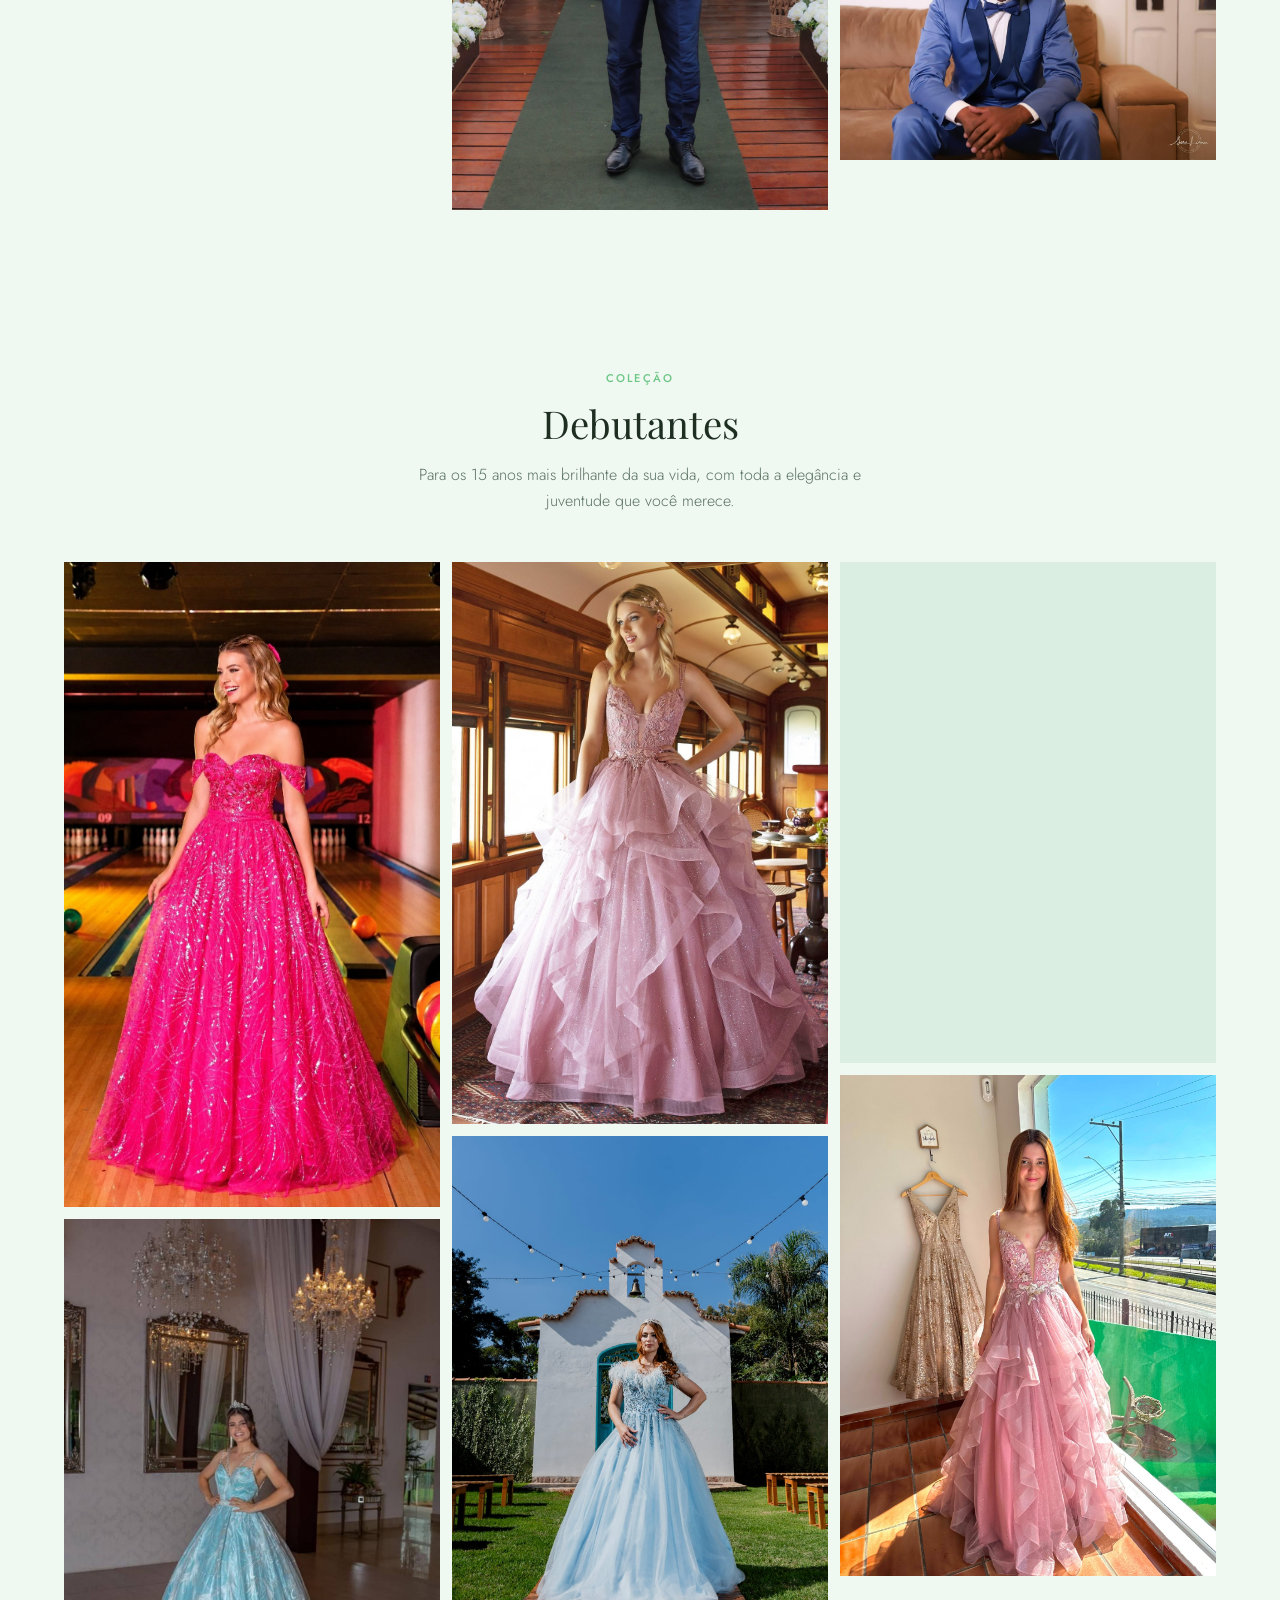
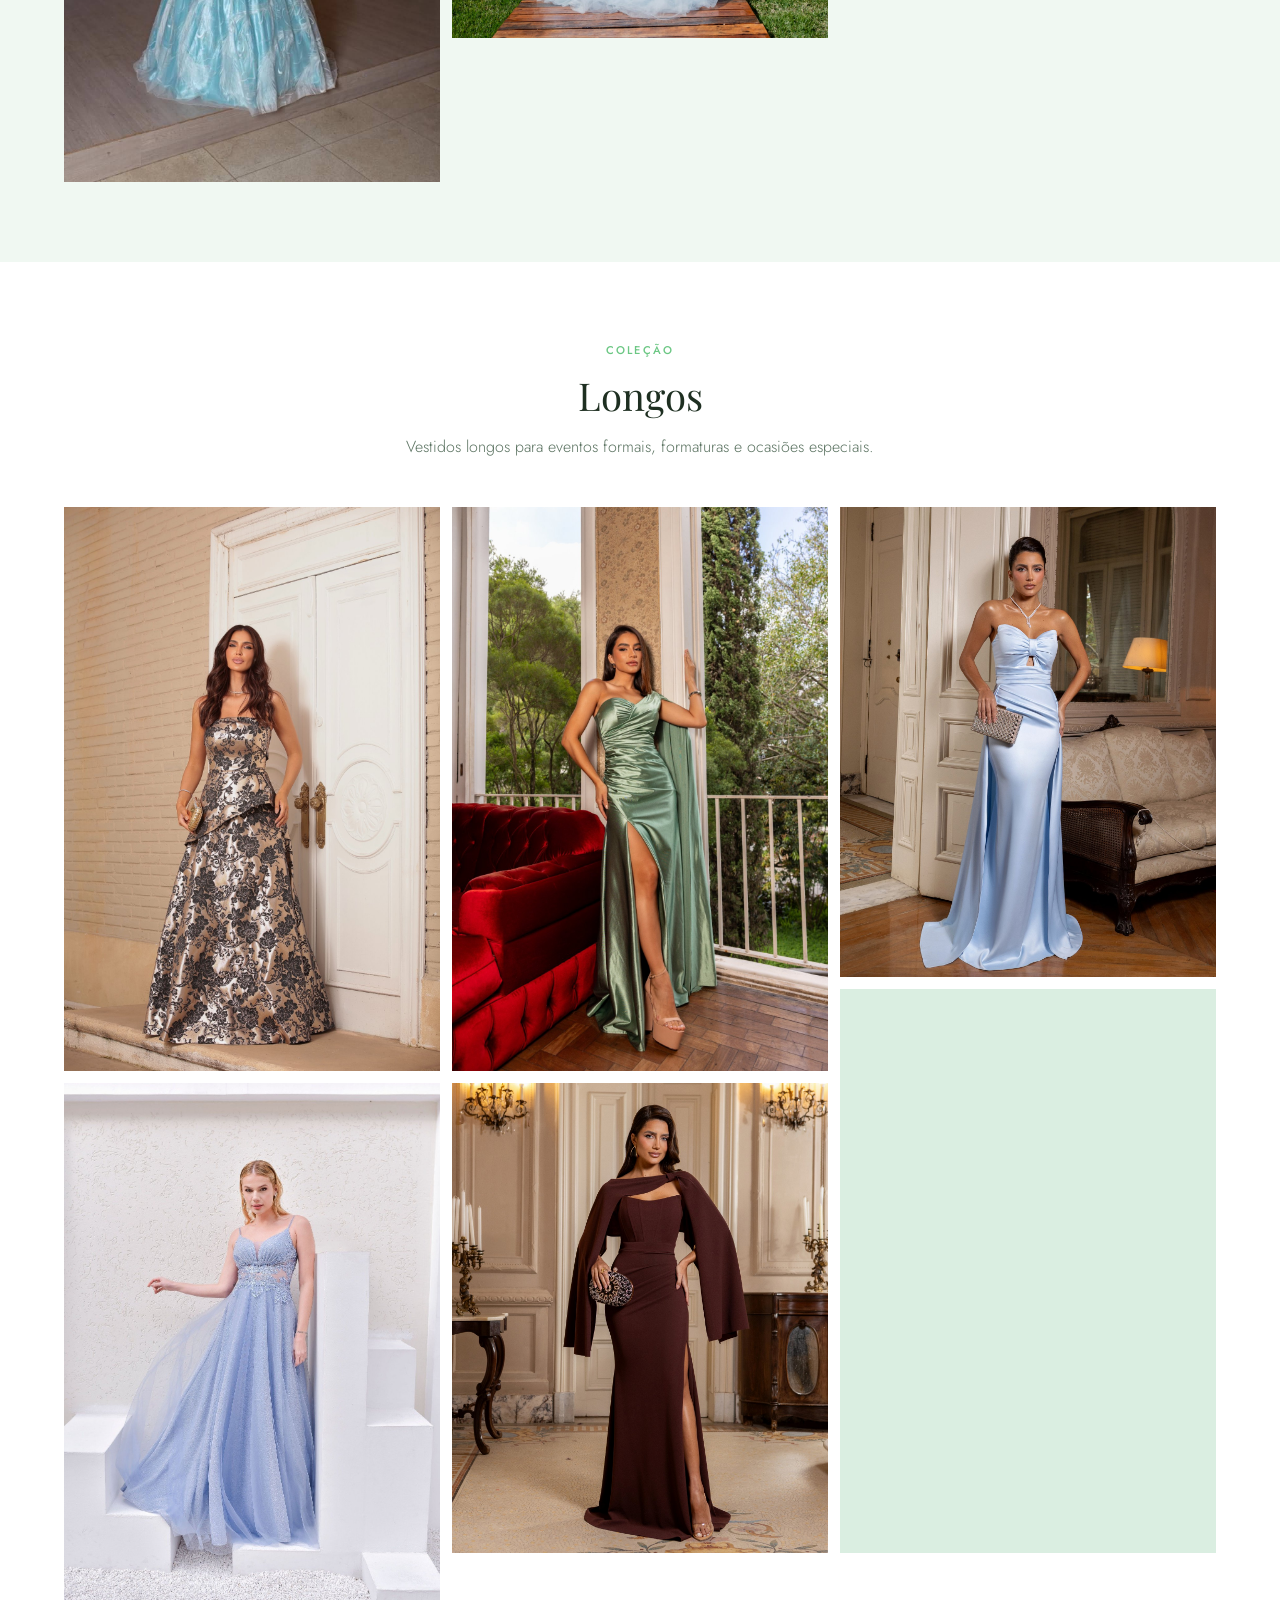
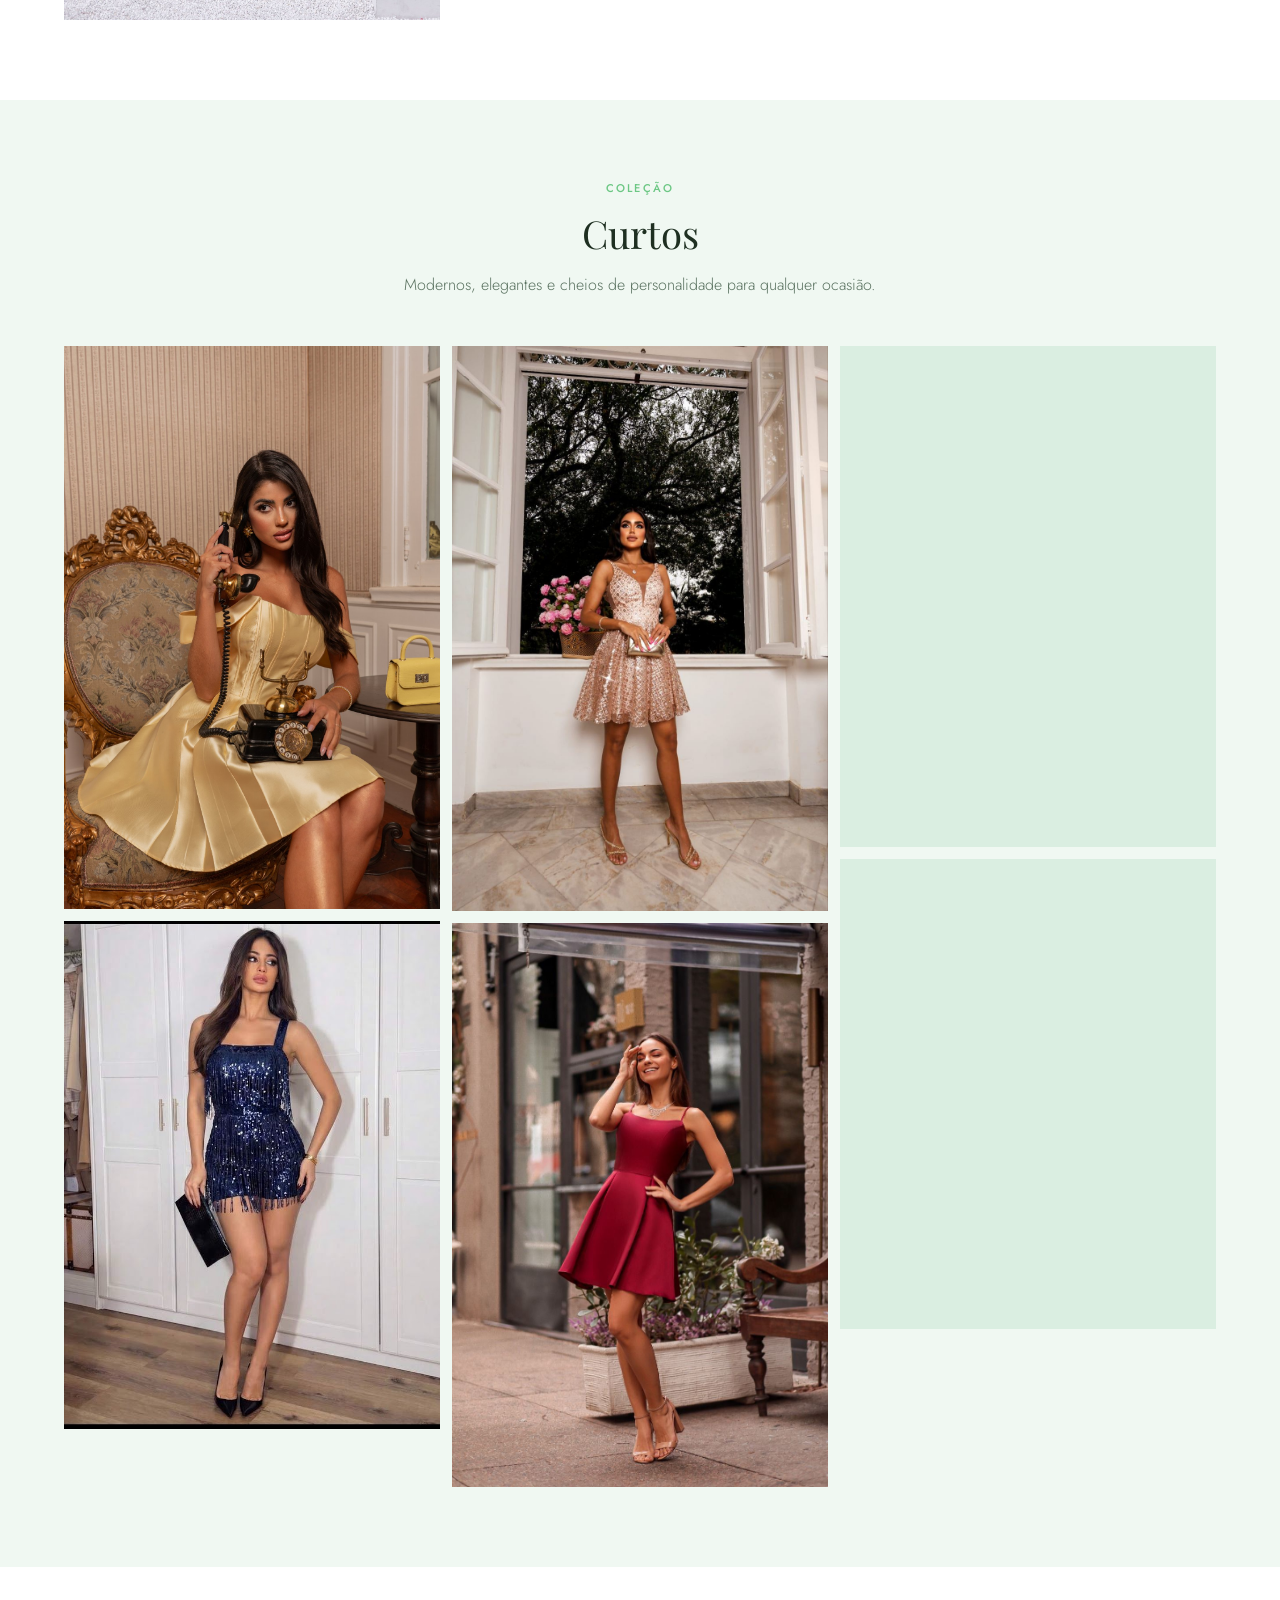
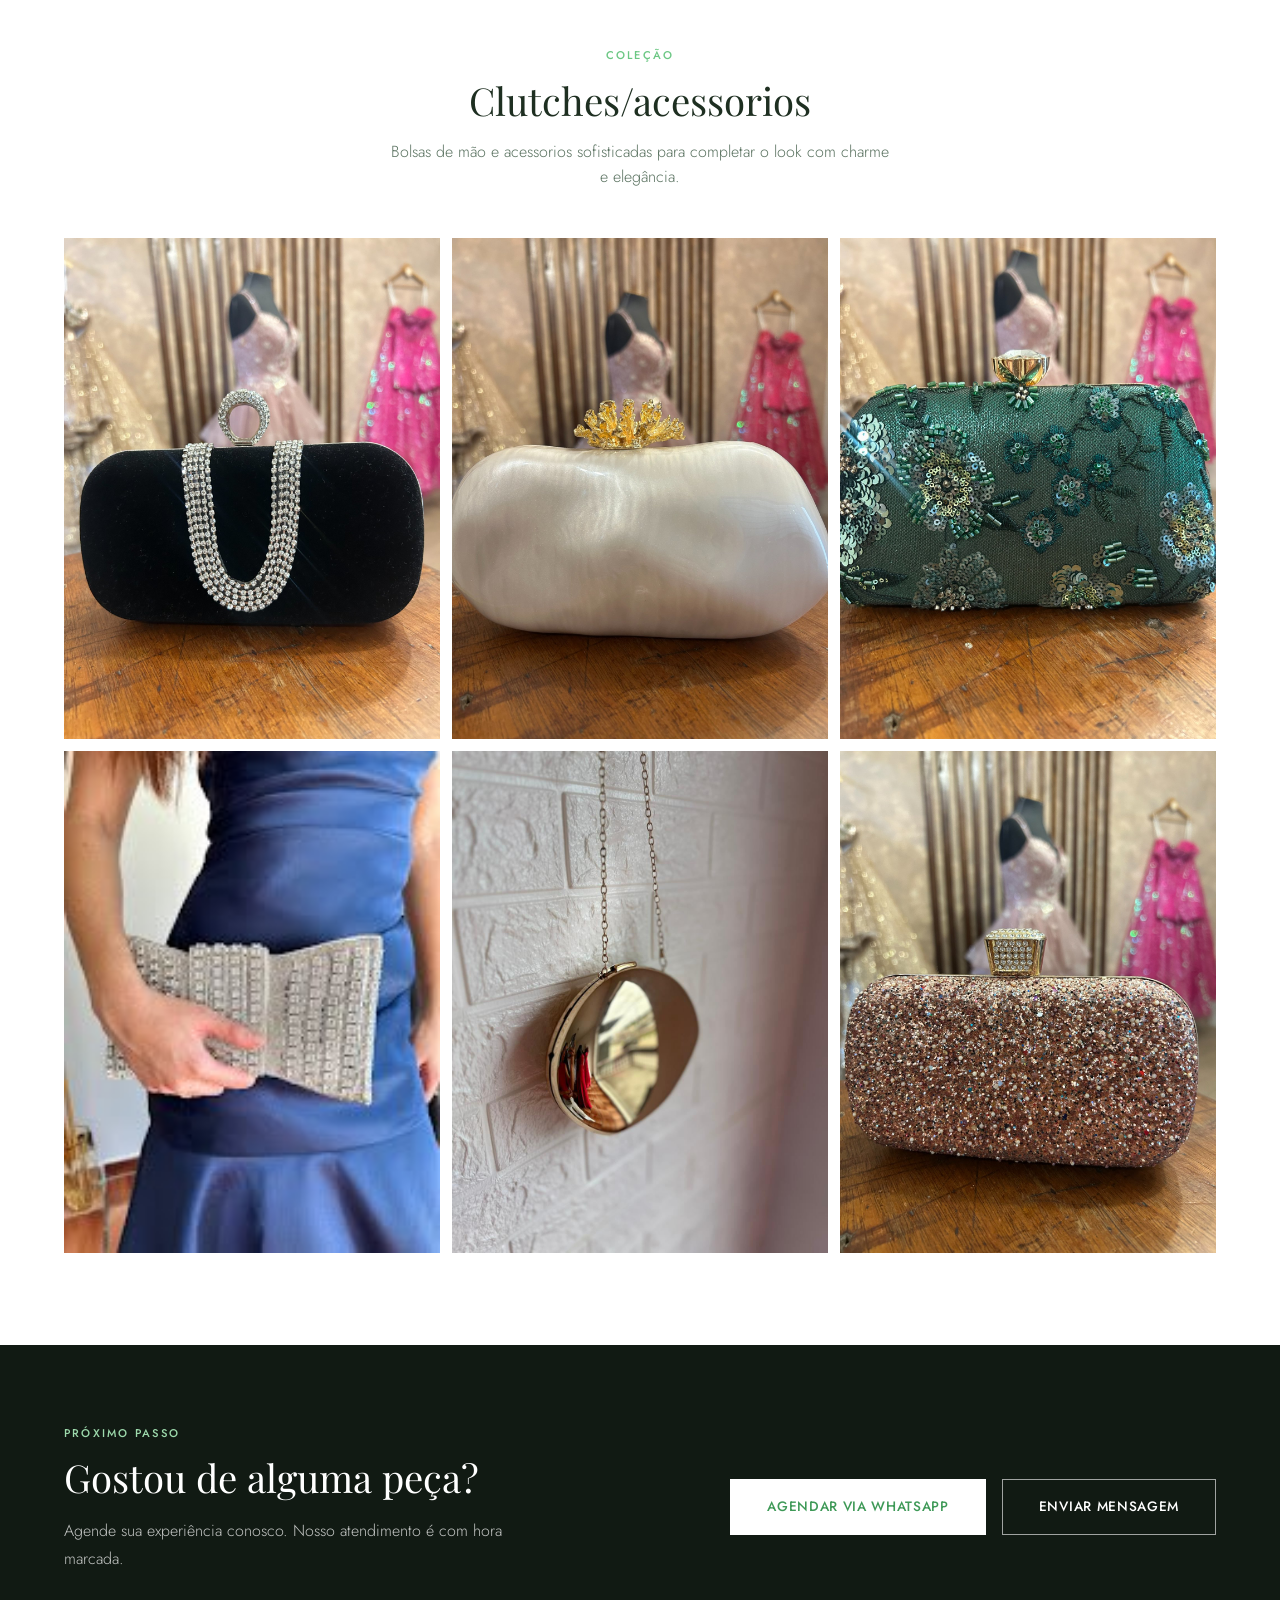
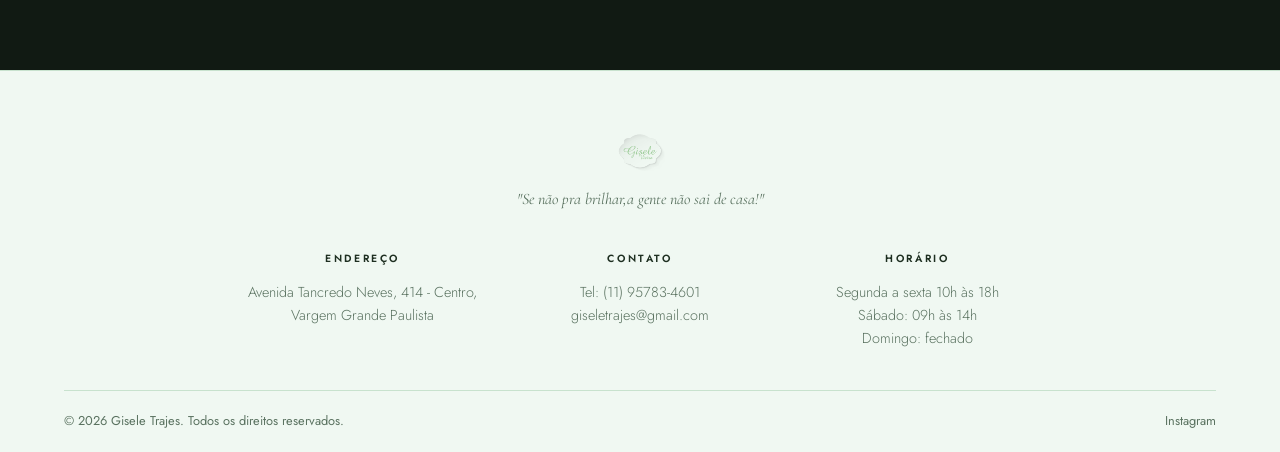
<file: trajes.html>
<!DOCTYPE html>
<html lang="pt-BR">
<head>
  <!-- Google tag (gtag.js) -->
  <script async src="https://www.googletagmanager.com/gtag/js?id=G-MT1V36FHFQ"></script>
  <script>
    window.dataLayer = window.dataLayer || [];
    function gtag(){dataLayer.push(arguments);}
    gtag('js', new Date());

    gtag('config', 'G-MT1V36FHFQ');
  </script>

  <meta charset="UTF-8">
  <meta name="viewport" content="width=device-width, initial-scale=1.0">
  <title>Gisele Viera Trajes — Trajes</title>
  <meta name="description" content="Conheça nossa coleção de trajes: cada peça conta uma história para você brilhar em noivados, festas e cerimônias.">
  <link rel="canonical" href="https://www.giselevieiratrajes.com.br/trajes.html">

  <!-- Favicon -->
  <link rel="icon" type="image/x-icon" href="assets/images/favicon/favicon.ico">
  <link rel="icon" type="image/png" sizes="32x32" href="assets/images/favicon/favicon-32x32.png">
  <link rel="icon" type="image/png" sizes="16x16" href="assets/images/favicon/favicon-16x16.png">
  <link rel="apple-touch-icon" sizes="180x180" href="assets/images/favicon/apple-touch-icon.png">
  <link rel="manifest" href="site.webmanifest">
  <meta name="theme-color" content="#ffffff">

  <!-- Open Graph / Redes sociais -->
  <meta property="og:type" content="website">
  <meta property="og:locale" content="pt_BR">
  <meta property="og:site_name" content="Gisele Viera Trajes">
  <meta property="og:title" content="Gisele Viera Trajes — Trajes">
  <meta property="og:description" content="Conheça nossa coleção de trajes: cada peça conta uma história para você brilhar.">
  <meta property="og:image" content="https://www.giselevieiratrajes.com.br/assets/images/favicon/android-chrome-512x512.png">
  <meta property="og:url" content="https://www.giselevieiratrajes.com.br/trajes.html">
  <meta name="twitter:card" content="summary_large_image">

  <link rel="stylesheet" href="assets/css/style.css">
  <link rel="preconnect" href="https://fonts.googleapis.com">
  <link rel="preconnect" href="https://fonts.gstatic.com" crossorigin>
  <link href="https://fonts.googleapis.com/css2?family=Playfair+Display:ital,wght@0,400;0,600;1,400&family=Cormorant+Garamond:wght@300;400&family=Jost:wght@300;400;500&display=swap" rel="stylesheet">
  <script type="application/ld+json">
  {
    "@context": "https://schema.org",
    "@type": "ClothingStore",
    "name": "Gisele Vieira Trajes",
    "image": "https://www.giselevieiratrajes.com.br/assets/images/hero-bg.jpg",
    "url": "https://www.giselevieiratrajes.com.br/",
    "telephone": "+5511957834601",
    "email": "giseletrajes@gmail.com",
    "priceRange": "$$",
    "address": {
      "@type": "PostalAddress",
      "streetAddress": "Avenida Tancredo Neves, 414 - Centro",
      "addressLocality": "Vargem Grande Paulista",
      "addressRegion": "SP",
      "addressCountry": "BR"
    },
    "geo": {
      "@type": "GeoCoordinates",
      "latitude": -23.6063138,
      "longitude": -47.0280977
    },
    "sameAs": [
      "https://www.instagram.com/giselevieira.trajes"
    ]
  }
  </script>
</head>
<body>

  <header class="site-header">
    <div class="container header-inner">
      <a href="index.html" class="logo">
        <img src="assets/images/logo.svg" alt="Gisele Trajes" class="logo-img" onerror="this.style.display='none'; this.nextElementSibling.style.display='block'">
        <span class="logo-text" style="display:none">Gisele Viera Trajes®</span>
      </a>
      <nav class="main-nav">
        <a href="index.html" class="nav-link">Início</a>
        <a href="trajes.html" class="nav-link active">Trajes</a>
        <a href="depoimentos.html" class="nav-link">Depoimentos</a>
        <a href="contato.html" class="nav-link">Contato</a>
      </nav>
     <a href="https://wa.me/5511957834601?text=Olá!%20Vim%20pelo%20site%20da%20Gisele%20Viera%20Trajes%20e%20gostaria%20de%20mais%20informações." target="_blank" class="btn btn-primary header-cta">
        <svg width="16" height="16" viewBox="0 0 24 24" fill="none" stroke="currentColor" stroke-width="2" stroke-linecap="round" stroke-linejoin="round"><path d="M13.832 16.568a1 1 0 0 0 1.213-.303l.355-.465A2 2 0 0 1 17 15h3a2 2 0 0 1 2 2v3a2 2 0 0 1-2 2A18 18 0 0 1 2 4a2 2 0 0 1 2-2h3a2 2 0 0 1 2 2v3a2 2 0 0 1-.8 1.6l-.468.351a1 1 0 0 0-.292 1.233 14 14 0 0 0 6.392 6.384"></path></svg>
        Agende sua experiência
      </a>
      <button class="menu-toggle" aria-label="Menu" onclick="toggleMenu()">
        <span></span><span></span><span></span>
      </button>
    </div>
    <div class="mobile-nav" id="mobileNav">
      <a href="index.html">Início</a>
      <a href="trajes.html">Trajes</a>
      <a href="depoimentos.html">Depoimentos</a>
      <a href="contato.html">Contato</a>
      <a href="https://wa.me/5511957834601" target="_blank" class="btn btn-primary">Agende sua experiência</a>
    </div>
  </header>

  <main>

    <!-- PAGE HERO -->
    <section class="page-hero">
      <div class="page-hero-bg">
        <img src="assets/images/hero-bg.jpg" alt="" onerror="this.parentElement.classList.add('no-img')" width="960" height="960" fetchpriority="high">
        <div class="hero-overlay"></div>
      </div>
      <div class="container page-hero-content">
        <p class="section-eyebrow light">Nossa Coleção</p>
        <div class="hero-divider"></div>
        <h1 class="page-hero-title">Trajes</h1>
        <p class="page-hero-sub">Cada traje conta uma história para você brilhar.</p>
      </div>
    </section>

    <!-- FILTROS -->
    <section class="filters-bar">
      <div class="container filters-inner">
        <button class="filter-btn active" onclick="filterCategory('all')">Todos</button>
       <button class="filter-btn" onclick="filterCategory('noivas')">Noivas</button>
       <button class="filter-btn" onclick="filterCategory('masculino')">Traje Masculino</button>
       <!--  <button class="filter-btn" onclick="filterCategory('Saiu e Brilhou')">Saiu e Brilhou</button>-->
        <button class="filter-btn" onclick="filterCategory('debutantes')">Debutantes</button>
        <button class="filter-btn" onclick="filterCategory('longos')">Longos</button>
        <button class="filter-btn" onclick="filterCategory('curtos')">Curtos</button>
        <button class="filter-btn" onclick="filterCategory('clutches')">Clutches/acessorios</button>
       <!-- <button class="filter-btn" onclick="filterCategory('acessorios')">Acessórios</button>-->
      </div>
    </section>

    <!-- NOIVAS -->
    <section class="gallery-section section" id="noivas" data-category="noivas">
      <div class="container">
        <div class="gallery-header">
          <p class="section-eyebrow">Coleção</p>
          <h2 class="section-title">Noivas</h2>
          <p class="gallery-desc">Da minimalista à princesa, temos o vestido certo para o seu estilo e personalidade.</p>
        </div>
        <div class="gallery-grid">
          <div class="gallery-item tall">
            <img src="assets/images/noiva-1.jpg" alt="Vestido de Noiva 1" onerror="this.parentElement.classList.add('placeholder-img')" width="854" height="1280" loading="lazy" decoding="async">
          </div>
          <div class="gallery-item">
            <img src="assets/images/noiva-2.jpg" alt="Vestido de Noiva 2" onerror="this.parentElement.classList.add('placeholder-img')" width="932" height="1400" loading="lazy" decoding="async">
          </div>
          <div class="gallery-item">
            <img src="assets/images/noiva-3.jpg" alt="Vestido de Noiva 3" onerror="this.parentElement.classList.add('placeholder-img')" width="1024" height="1280" loading="lazy" decoding="async">
          </div>
          <div class="gallery-item tall">
            <img src="assets/images/noiva-4.jpg" alt="Vestido de Noiva 4" onerror="this.parentElement.classList.add('placeholder-img')" width="1066" height="1399" loading="lazy" decoding="async">
          </div>
          <div class="gallery-item">
            <img src="assets/images/noiva-5.jpg" alt="Vestido de Noiva 5" onerror="this.parentElement.classList.add('placeholder-img')" width="1400" height="932" loading="lazy" decoding="async">
          </div>
          <div class="gallery-item">
            <img src="assets/images/noiva-6.jpg" alt="Vestido de Noiva 6" onerror="this.parentElement.classList.add('placeholder-img')" width="1090" height="1364" loading="lazy" decoding="async">
          </div>
        </div>
      </div>
    </section>

    <!-- TRAJE MASCULINO -->
    <section class="gallery-section section bg-soft" id="masculino" data-category="masculino">
      <div class="container">
        <div class="gallery-header">
          <p class="section-eyebrow">Coleção</p>
          <h2 class="section-title">Traje Masculino</h2>
          <p class="gallery-desc">Elegância e sofisticação para o noivo e seus padrinhos no dia mais especial.</p>
        </div>
        <div class="gallery-grid">
          <div class="gallery-item tall">
            <img src="assets/images/masc-1.jpg" alt="Traje Masculino 1" onerror="this.parentElement.classList.add('placeholder-img')" width="931" height="1400" loading="lazy" decoding="async">
          </div>
          <div class="gallery-item">
            <img src="assets/images/masc-2.jpg" alt="Traje Masculino 2" onerror="this.parentElement.classList.add('placeholder-img')" width="1120" height="1400" loading="lazy" decoding="async">
          </div>
          <div class="gallery-item">
            <img src="assets/images/masc-3.jpg" alt="Traje Masculino 3" onerror="this.parentElement.classList.add('placeholder-img')" width="932" height="1400" loading="lazy" decoding="async">
          </div>
          <div class="gallery-item">
            <img src="assets/images/masc-4.jpg" alt="Traje Masculino 4" onerror="this.parentElement.classList.add('placeholder-img')" width="1280" height="853" loading="lazy" decoding="async">
          </div>
          <div class="gallery-item tall">
            <img src="assets/images/masc-5.jpg" alt="Traje Masculino 5" onerror="this.parentElement.classList.add('placeholder-img')" width="932" height="1400" loading="lazy" decoding="async">
          </div>
          <div class="gallery-item">
            <img src="assets/images/masc-6.jpg" alt="Traje Masculino 6" onerror="this.parentElement.classList.add('placeholder-img')" width="1280" height="854" loading="lazy" decoding="async">
          </div>
        </div>
      </div>
    </section>

    <!-- SAIU DE BRILHOU 
    <section class="gallery-section section" id="Saiu e Brilhou" data-category="Saiu e Brilhou">
      <div class="container">
        <div class="gallery-header">
          <p class="section-eyebrow">Coleção</p>
          <h2 class="section-title">Saiu e Brilhou</h2>
          <p class="gallery-desc">Nossas clientes que sairam e brilharam.</p>
        </div>
        <div class="gallery-grid">
          <div class="gallery-item">
            <img src="assets/images/dama-1.jpg" alt="Vestido de Dama 1" onerror="this.parentElement.classList.add('placeholder-img')" loading="lazy" decoding="async">
          </div>
          <div class="gallery-item tall">
            <img src="assets/images/dama-2.jpg" alt="Vestido de Dama 2" onerror="this.parentElement.classList.add('placeholder-img')" loading="lazy" decoding="async">
          </div>
          <div class="gallery-item tall">
            <img src="assets/images/dama-3.jpg" alt="Vestido de Dama 3" onerror="this.parentElement.classList.add('placeholder-img')" loading="lazy" decoding="async">
          </div>
          <div class="gallery-item">
            <img src="assets/images/dama-4.jpg" alt="Vestido de Dama 4" onerror="this.parentElement.classList.add('placeholder-img')" loading="lazy" decoding="async">
          </div>
          <div class="gallery-item">
            <img src="assets/images/dama-5.jpg" alt="Vestido de Dama 5" onerror="this.parentElement.classList.add('placeholder-img')" loading="lazy" decoding="async">
          </div>
          <div class="gallery-item">
            <img src="assets/images/dama-6.jpg" alt="Vestido de Dama 6" onerror="this.parentElement.classList.add('placeholder-img')" loading="lazy" decoding="async">
          </div>
        </div>
      </div>
    </section>

    <!-- DEBUTANTES -->
    <section class="gallery-section section bg-soft" id="debutantes" data-category="debutantes">
      <div class="container">
        <div class="gallery-header">
          <p class="section-eyebrow">Coleção</p>
          <h2 class="section-title">Debutantes</h2>
          <p class="gallery-desc">Para os 15 anos mais brilhante da sua vida, com toda a elegância e juventude que você merece.</p>
        </div>
        <div class="gallery-grid">
          <div class="gallery-item">
            <img src="assets/images/debutante-1.jpg" alt="Vestido de Debutante 1" onerror="this.parentElement.classList.add('placeholder-img')" width="1050" height="1400" loading="lazy" decoding="async">
          </div>
          <div class="gallery-item">
            <img src="assets/images/debutante-2.jpg" alt="Vestido de Debutante 2" onerror="this.parentElement.classList.add('placeholder-img')" width="854" height="1280" loading="lazy" decoding="async">
          </div>
          <div class="gallery-item tall">
            <img src="assets/images/debutante-3.jpg" alt="Vestido de Debutante 3" onerror="this.parentElement.classList.add('placeholder-img')" width="960" height="1280" loading="lazy" decoding="async">
          </div>
          <div class="gallery-item tall">
            <img src="assets/images/debutante-4.jpg" alt="Vestido de Debutante 4" onerror="this.parentElement.classList.add('placeholder-img')" width="960" height="1280" loading="lazy" decoding="async">
          </div>
          <div class="gallery-item">
            <img src="assets/images/debutante-5.jpg" alt="Vestido de Debutante 5" onerror="this.parentElement.classList.add('placeholder-img')" width="1050" height="1400" loading="lazy" decoding="async">
          </div>
          <div class="gallery-item">
            <img src="assets/images/debutante-6.jpg" alt="Vestido de Debutante 6" onerror="this.parentElement.classList.add('placeholder-img')" width="1050" height="1400" loading="lazy" decoding="async">
          </div>
        </div>
      </div>
    </section>

    <!-- LONGOS -->
    <section class="gallery-section section" id="longos" data-category="longos">
      <div class="container">
        <div class="gallery-header">
          <p class="section-eyebrow">Coleção</p>
          <h2 class="section-title">Longos</h2>
          <p class="gallery-desc">Vestidos longos para eventos formais, formaturas e ocasiões especiais.</p>
        </div>
        <div class="gallery-grid">
          <div class="gallery-item tall">
            <img src="assets/images/longo-1.jpg" alt="Vestido Longo 1" onerror="this.parentElement.classList.add('placeholder-img')" width="854" height="1280" loading="lazy" decoding="async">
          </div>
          <div class="gallery-item">
            <img src="assets/images/longo-2.jpg" alt="Vestido Longo 2" onerror="this.parentElement.classList.add('placeholder-img')" width="854" height="1280" loading="lazy" decoding="async">
          </div>
          <div class="gallery-item">
            <img src="assets/images/longo-3.jpg" alt="Vestido Longo 3" onerror="this.parentElement.classList.add('placeholder-img')" width="853" height="1280" loading="lazy" decoding="async">
          </div>
          <div class="gallery-item">
            <img src="assets/images/longo-4.jpg" alt="Vestido Longo 4" onerror="this.parentElement.classList.add('placeholder-img')" width="854" height="1280" loading="lazy" decoding="async">
          </div>
          <div class="gallery-item tall">
            <img src="assets/images/longo-5.jpg" alt="Vestido Longo 5" onerror="this.parentElement.classList.add('placeholder-img')" width="854" height="1280" loading="lazy" decoding="async">
          </div>
          <div class="gallery-item">
            <img src="assets/images/longo-6.jpg" alt="Vestido Longo 6" onerror="this.parentElement.classList.add('placeholder-img')" width="932" height="1400" loading="lazy" decoding="async">
          </div>
        </div>
      </div>
    </section>

    <!-- CURTOS -->
    <section class="gallery-section section bg-soft" id="curtos" data-category="curtos">
      <div class="container">
        <div class="gallery-header">
          <p class="section-eyebrow">Coleção</p>
          <h2 class="section-title">Curtos</h2>
          <p class="gallery-desc">Modernos, elegantes e cheios de personalidade para qualquer ocasião.</p>
        </div>
        <div class="gallery-grid">
          <div class="gallery-item">
            <img src="assets/images/curto-1.jpg" alt="Vestido Curto 1" onerror="this.parentElement.classList.add('placeholder-img')" width="933" height="1400" loading="lazy" decoding="async">
          </div>
          <div class="gallery-item tall">
            <img src="assets/images/curto-2.jpg" alt="Vestido Curto 2" onerror="this.parentElement.classList.add('placeholder-img')" width="915" height="1280" loading="lazy" decoding="async">
          </div>
          <div class="gallery-item tall">
            <img src="assets/images/curto-3.jpg" alt="Vestido Curto 3" onerror="this.parentElement.classList.add('placeholder-img')" width="932" height="1400" loading="lazy" decoding="async">
          </div>
          <div class="gallery-item">
            <img src="assets/images/curto-4.jpg" alt="Vestido Curto 4" onerror="this.parentElement.classList.add('placeholder-img')" width="853" height="1280" loading="lazy" decoding="async">
          </div>
          <div class="gallery-item">
            <img src="assets/images/curto-5.jpg" alt="Vestido Curto 5" onerror="this.parentElement.classList.add('placeholder-img')" width="932" height="1400" loading="lazy" decoding="async">
          </div>
          <div class="gallery-item">
            <img src="assets/images/curto-6.jpg" alt="Vestido Curto 6" onerror="this.parentElement.classList.add('placeholder-img')" width="933" height="1400" loading="lazy" decoding="async">
          </div>
        </div>
      </div>
    </section>

    <!-- CLUTCHES -->
    <section class="gallery-section section" id="clutches" data-category="clutches">
      <div class="container">
        <div class="gallery-header">
          <p class="section-eyebrow">Coleção</p>
          <h2 class="section-title">Clutches/acessorios</h2>
          <p class="gallery-desc">Bolsas de mão e acessorios sofisticadas para completar o look com charme e elegância.</p>
        </div>
        <div class="gallery-grid">
          <div class="gallery-item">
            <img src="assets/images/clutch-1.jpg" alt="Clutch 1" onerror="this.parentElement.classList.add('placeholder-img')" width="960" height="1280" loading="lazy" decoding="async">
          </div>
          <div class="gallery-item">
            <img src="assets/images/clutch-2.jpg" alt="Clutch 2" onerror="this.parentElement.classList.add('placeholder-img')" width="960" height="1280" loading="lazy" decoding="async">
          </div>
          <div class="gallery-item tall">
            <img src="assets/images/clutch-3.jpg" alt="Clutch 3" onerror="this.parentElement.classList.add('placeholder-img')" width="960" height="1280" loading="lazy" decoding="async">
          </div>
          <div class="gallery-item tall">
            <img src="assets/images/clutch-4.jpg" alt="Clutch 4" onerror="this.parentElement.classList.add('placeholder-img')" width="960" height="1280" loading="lazy" decoding="async">
          </div>
          <div class="gallery-item">
            <img src="assets/images/clutch-5.jpg" alt="Clutch 5" onerror="this.parentElement.classList.add('placeholder-img')" width="960" height="1280" loading="lazy" decoding="async">
          </div>
          <div class="gallery-item">
            <img src="assets/images/clutch-6.jpg" alt="Clutch 6" onerror="this.parentElement.classList.add('placeholder-img')" width="960" height="1280" loading="lazy" decoding="async">
          </div>
        </div>
      </div>
    </section>

    <!-- ACESSÓRIOS
    <section class="gallery-section section bg-soft" id="acessorios" data-category="acessorios">
      <div class="container">
        <div class="gallery-header">
          <p class="section-eyebrow">Coleção</p>
          <h2 class="section-title">Acessórios</h2>
          <p class="gallery-desc">Os detalhes que fazem toda a diferença — véus, tiaras, brincos e muito mais.</p>
        </div>
        <div class="gallery-grid">
          <div class="gallery-item">
            <img src="assets/images/acess-1.jpg" alt="Acessório 1" onerror="this.parentElement.classList.add('placeholder-img')" loading="lazy" decoding="async">
          </div>
          <div class="gallery-item tall">
            <img src="assets/images/acess-2.jpg" alt="Acessório 2" onerror="this.parentElement.classList.add('placeholder-img')" loading="lazy" decoding="async">
          </div>
          <div class="gallery-item">
            <img src="assets/images/acess-3.jpg" alt="Acessório 3" onerror="this.parentElement.classList.add('placeholder-img')" loading="lazy" decoding="async">
          </div>
          <div class="gallery-item">
            <img src="assets/images/acess-4.jpg" alt="Acessório 4" onerror="this.parentElement.classList.add('placeholder-img')" loading="lazy" decoding="async">
          </div>
          <div class="gallery-item tall">
            <img src="assets/images/acess-5.jpg" alt="Acessório 5" onerror="this.parentElement.classList.add('placeholder-img')" loading="lazy" decoding="async">
          </div>
          <div class="gallery-item">
            <img src="assets/images/acess-6.jpg" alt="Acessório 6" onerror="this.parentElement.classList.add('placeholder-img')" loading="lazy" decoding="async">
          </div>
        </div>
      </div>
    </section>  -->

    <!-- CTA -->
    <section class="cta-section section bg-dark">
      <div class="container cta-inner">
        <div class="cta-text">
          <p class="section-eyebrow light">Próximo passo</p>
          <h2 class="section-title light">Gostou de alguma peça?</h2>
          <p class="body-text light">Agende sua experiência conosco. Nosso atendimento é com hora marcada.</p>
        </div>
        <div class="cta-actions">
          <a href="https://wa.me/5511957834601?text=Olá!%20Gostaria%20de%20agendar%20minha%20experiência." target="_blank" class="btn btn-light btn-lg">Agendar via WhatsApp</a>
          <a href="contato.html" class="btn btn-outline-light btn-lg">Enviar mensagem</a>
        </div>
      </div>
    </section>

  </main>

  <footer class="site-footer">
    <div class="container footer-inner">
      <div class="footer-brand">
        <img src="assets/images/logo.svg" alt="Gisele Trajes" class="footer-logo" onerror="this.style.display='none'; this.nextElementSibling.style.display='block'">
        <span class="logo-text footer-logo-text" style="display:none">Gisele Trajes</span>
        <p class="footer-tagline"><em>"Se não pra brilhar,a gente não sai de casa!"</em></p>
      </div>
            <div class="footer-cols">
        <div class="footer-col">
          <h4>Endereço</h4>
          <p>Avenida Tancredo Neves, 414 - Centro, Vargem Grande Paulista</p>
        </div>
        <div class="footer-col">
          <h4>Contato</h4>
          <p>Tel:  (11) 95783-4601</p>
          <p>giseletrajes@gmail.com</p>
        </div>
        <div class="footer-col">
          <h4>Horário</h4>
          <p>Segunda a sexta 10h às 18h</p>
          <p>Sábado: 09h às 14h</p>
          <p>Domingo: fechado</p>
        </div>
      </div>
      <div class="footer-bottom">
        <p>© 2026 Gisele Trajes. Todos os direitos reservados.</p>
        <div class="footer-links">
          <a href="https://www.instagram.com/giselevieira.trajes?igsh=MWN2bXEzNnM3ZTVnYQ==" target="_blank">Instagram</a>
        </div>
      </div>
    </div>
  </footer>

  <script src="assets/js/main.js"></script>
</body>
</html>
</file>
<file: assets/css/style.css>
/* =============================================
   GISELE TRAJES — CSS Principal
   ============================================= */

/* ---- VARIÁVEIS ---- */
:root {
  --primary: #6cc784;
  --primary-light: #9ddaac;
  --primary-dark: #3e9957;
  --secondary: #f0f8f2;
  --secondary-dark: #daeee1;
  --dark: #111a13;
  --dark-mid: #1e2f21;
  --text: #1e2f21;
  --text-muted: #5a7260;
  --border: #c8e2ce;
  --white: #ffffff;
  --font-serif: 'Playfair Display', Georgia, serif;
  --font-display: 'Cormorant Garamond', Georgia, serif;
  --font-body: 'Jost', system-ui, sans-serif;
  --radius: 0px;
  --transition: 0.3s cubic-bezier(0.4, 0, 0.2, 1);
}

/* ---- RESET & BASE ---- */
*, *::before, *::after { box-sizing: border-box; margin: 0; padding: 0; }

html { scroll-behavior: smooth; }

body {
  font-family: var(--font-body);
  color: var(--text);
  background: var(--white);
  line-height: 1.6;
  -webkit-font-smoothing: antialiased;
}

img { display: block; max-width: 100%; height: auto; }

a { color: inherit; text-decoration: none; }

h1, h2, h3, h4 { font-family: var(--font-serif); font-weight: 400; line-height: 1.2; }

/* ---- CONTAINER ---- */
.container {
  width: 100%;
  max-width: 1200px;
  margin: 0 auto;
  padding: 0 24px;
}

/* ---- SEÇÕES ---- */
.section { padding: 80px 0; }
.bg-soft { background: var(--secondary); }
.bg-dark { background: var(--dark); color: var(--white); }
.bg-primary-soft { background: #f0faf3; }

/* ---- TIPOGRAFIA ---- */
.section-eyebrow {
  font-family: var(--font-body);
  font-size: 0.7rem;
  font-weight: 500;
  letter-spacing: 0.2em;
  text-transform: uppercase;
  color: var(--primary);
  margin-bottom: 12px;
}
.section-eyebrow.light { color: var(--primary-light); }

.section-title {
  font-size: clamp(1.8rem, 3vw, 2.8rem);
  color: var(--text);
  margin-bottom: 16px;
}
.section-title.light { color: var(--white); }

.section-header { text-align: center; margin-bottom: 56px; }

.body-text {
  font-size: 1rem;
  font-weight: 300;
  color: var(--text-muted);
  line-height: 1.8;
  margin-bottom: 16px;
}
.body-text.light { color: rgba(255,255,255,0.75); }

.mt-action { margin-top: 32px; display: inline-flex; }

/* ---- BUTTONS ---- */
.btn {
  display: inline-flex;
  align-items: center;
  gap: 8px;
  padding: 12px 28px;
  font-family: var(--font-body);
  font-size: 0.85rem;
  font-weight: 500;
  letter-spacing: 0.05em;
  text-transform: uppercase;
  border: 1.5px solid transparent;
  cursor: pointer;
  transition: var(--transition);
  text-decoration: none;
  white-space: nowrap;
}
.btn-lg { padding: 16px 36px; }
.btn-full { width: 100%; justify-content: center; }

.btn-primary {
  background: var(--primary);
  color: var(--white);
  border-color: var(--primary);
}
.btn-primary:hover { background: var(--primary-dark); border-color: var(--primary-dark); }

.btn-secondary {
  background: var(--secondary-dark);
  color: var(--text);
  border-color: var(--secondary-dark);
}
.btn-secondary:hover { background: var(--border); }

.btn-light {
  background: var(--white);
  color: var(--primary-dark);
  border-color: var(--white);
}
.btn-light:hover { background: var(--secondary); }

.btn-outline-light {
  background: transparent;
  color: var(--white);
  border-color: rgba(255,255,255,0.6);
}
.btn-outline-light:hover { background: rgba(255,255,255,0.1); border-color: var(--white); }

/* ---- HEADER ---- */
.site-header {
  position: fixed;
  top: 0;
  left: 0;
  right: 0;
  z-index: 100;
  background: rgba(255,255,255,0.95);
  backdrop-filter: blur(12px);
  border-bottom: 1px solid var(--border);
  transition: var(--transition);
}

.header-inner {
  display: flex;
  align-items: center;
  justify-content: space-between;
  height: 80px;
  gap: 32px;
}

.logo { display: flex; align-items: center; }
.logo-img { height: 40px; width: auto; }
.logo-text {
  font-family: var(--font-serif);
  font-size: 1.4rem;
  color: var(--primary);
}

.main-nav {
  display: flex;
  align-items: center;
  gap: 36px;
}

.nav-link {
  font-size: 0.8rem;
  font-weight: 400;
  letter-spacing: 0.08em;
  text-transform: uppercase;
  color: var(--text-muted);
  transition: color var(--transition);
  position: relative;
}
.nav-link::after {
  content: '';
  position: absolute;
  bottom: -4px;
  left: 0; right: 0;
  height: 1px;
  background: var(--primary);
  transform: scaleX(0);
  transition: transform var(--transition);
}
.nav-link:hover, .nav-link.active { color: var(--primary); }
.nav-link.active::after, .nav-link:hover::after { transform: scaleX(1); }

.header-cta { display: none; }
@media (min-width: 900px) { .header-cta { display: inline-flex; } }

/* ---- MOBILE NAV ---- */
.menu-toggle {
  display: none;
  flex-direction: column;
  gap: 5px;
  background: none;
  border: none;
  cursor: pointer;
  padding: 8px;
}
.menu-toggle span {
  display: block;
  width: 24px;
  height: 1.5px;
  background: var(--text);
  transition: var(--transition);
}
@media (max-width: 899px) {
  .main-nav { display: none; }
  .menu-toggle { display: flex; }
}

.mobile-nav {
  display: none;
  position: fixed;
  top: 80px;
  left: 0; right: 0;
  background: var(--white);
  border-bottom: 1px solid var(--border);
  padding: 24px;
  flex-direction: column;
  gap: 20px;
  z-index: 99;
}
.mobile-nav.open { display: flex; }
.mobile-nav a {
  font-size: 0.85rem;
  font-weight: 400;
  letter-spacing: 0.1em;
  text-transform: uppercase;
  color: var(--text-muted);
  padding: 8px 0;
  border-bottom: 1px solid var(--border);
}
.mobile-nav a:last-child { border-bottom: none; }

/* ---- HERO ---- */
.hero {
  position: relative;
  min-height: 620px;
  display: flex;
  align-items: center;
  justify-content: center;
  overflow: hidden;
  background: radial-gradient(ellipse 80% 60% at 50% 40%, var(--dark-mid) 0%, var(--dark) 75%);
  padding: 120px 0 60px;
}
.hero-bg {
  position: absolute;
  inset: 0;
  display: flex;
  align-items: center;
  justify-content: center;
}
.hero-bg.no-img { background: linear-gradient(135deg, #1a3320 0%, #111a13 100%); }
.hero-img {
  /* fixed pixel size: locked to this exact box on every screen, never stretched or upscaled */
  width: 460px;
  height: 460px;
  max-width: 84vw;
  max-height: 84vw;
  object-fit: contain;
  opacity: 0.4;
  filter: saturate(0.85) brightness(1.05);
  /* soft radial fade removes the source image's hard square edge so it dissolves into the dark backdrop instead of reading as a floating box */
  -webkit-mask-image: radial-gradient(circle, #000 32%, transparent 68%);
  mask-image: radial-gradient(circle, #000 32%, transparent 68%);
}
@media (max-width: 768px) {
  .hero-img { width: 360px; height: 360px; }
}
@media (max-width: 480px) {
  .hero-img { width: 280px; height: 280px; }
}
.hero-overlay {
  position: absolute;
  inset: 0;
  background: radial-gradient(ellipse at center, rgba(17,26,19,0.35) 0%, rgba(17,26,19,0.82) 100%);
}
.hero-content {
  position: relative;
  z-index: 2;
  max-width: 700px;
  text-align: center;
  display: flex;
  flex-direction: column;
  align-items: center;
  padding: 0 20px;
  animation: heroReveal 1s cubic-bezier(0.16, 1, 0.3, 1) both;
}
@media (prefers-reduced-motion: reduce) {
  .hero-content { animation: none; }
}
@keyframes heroReveal {
  from { opacity: 0; transform: translateY(16px); }
  to { opacity: 1; transform: translateY(0); }
}
.hero-eyebrow {
  font-family: var(--font-body);
  font-size: 0.7rem;
  font-weight: 500;
  letter-spacing: 0.3em;
  text-transform: uppercase;
  color: var(--primary-light);
  margin-bottom: 20px;
  position: relative;
}
.hero-divider {
  width: 48px;
  height: 1px;
  margin: 0 auto 28px;
  background: linear-gradient(to right, transparent, var(--primary-light), transparent);
  opacity: 0.7;
}
.hero-title {
  font-family: var(--font-display);
  font-size: clamp(3rem, 8vw, 6rem);
  font-weight: 400;
  color: var(--white);
  line-height: 1.05;
  margin-bottom: 24px;
  position: relative;
}
.hero-title em {
  font-style: italic;
  color: var(--primary-light);
  position: relative;
}
.hero-title em::after {
  content: '✦';
  position: absolute;
  top: -0.6em;
  right: -0.5em;
  font-size: 0.28em;
  color: var(--primary-light);
  opacity: 0.85;
}
.hero-subtitle {
  font-size: 1.05rem;
  font-weight: 300;
  color: rgba(255,255,255,0.8);
  line-height: 1.7;
  margin-bottom: 40px;
  max-width: 500px;
}
.hero-actions { display: flex; gap: 16px; flex-wrap: wrap; justify-content: center; }

.hero-scroll {
  position: absolute;
  bottom: 32px;
  right: 40px;
  z-index: 2;
  display: flex;
  flex-direction: column;
  align-items: center;
  gap: 12px;
  color: rgba(255,255,255,0.5);
}
.hero-scroll span {
  font-size: 0.65rem;
  letter-spacing: 0.15em;
  text-transform: uppercase;
  writing-mode: vertical-rl;
}
.scroll-line {
  width: 1px;
  height: 60px;
  background: linear-gradient(to bottom, rgba(255,255,255,0.5), transparent);
  animation: scrollLine 2s ease-in-out infinite;
}
@keyframes scrollLine {
  0% { height: 0; opacity: 1; }
  100% { height: 60px; opacity: 0; }
}

/* ---- ABOUT ---- */
.about-grid {
  display: grid;
  grid-template-columns: 1fr 1fr;
  gap: 80px;
  align-items: center;
}
@media (max-width: 768px) {
  .about-grid { grid-template-columns: 1fr; gap: 40px; }
}
.about-images {
  position: relative;
}
.about-img-main {
  aspect-ratio: 3/4;
  overflow: hidden;
  background: var(--secondary-dark);
}
.about-img-main img { width: 100%; height: 100%; object-fit: cover; }
.about-img-accent {
  position: absolute;
  bottom: -40px;
  right: -40px;
  width: 55%;
  aspect-ratio: 1;
  overflow: hidden;
  background: var(--primary);
  border: 6px solid var(--white);
}
.about-img-accent img { width: 100%; height: 100%; object-fit: cover; }

.placeholder-img {
  background: linear-gradient(135deg, var(--secondary-dark) 0%, var(--border) 100%);
  display: flex;
  align-items: center;
  justify-content: center;
}
.placeholder-img::after {
  content: '✦';
  font-size: 2rem;
  color: var(--primary-light);
  opacity: 0.4;
}

/* ---- CATEGORIES ---- */
.categories-grid {
  display: grid;
  grid-template-columns: repeat(3, 1fr);
  gap: 24px;
}
@media (max-width: 768px) {
  .categories-grid { grid-template-columns: 1fr; }
}

.category-card {
  display: block;
  overflow: hidden;
  position: relative;
}
.category-img {
  aspect-ratio: 3/4;
  overflow: hidden;
  background: var(--secondary-dark);
}
.category-img img {
  width: 100%;
  height: 100%;
  object-fit: cover;
  transition: transform 0.6s ease;
}
.category-card:hover .category-img img { transform: scale(1.05); }
.category-info {
  padding: 20px 0 8px;
  display: flex;
  justify-content: space-between;
  align-items: baseline;
  border-bottom: 1px solid var(--border);
}
.category-info h3 { font-family: var(--font-serif); font-size: 1.2rem; font-weight: 400; }
.category-info span { font-size: 0.8rem; color: var(--primary); letter-spacing: 0.03em; }

/* ---- HIGHLIGHTS ---- */
.highlights-grid {
  display: grid;
  grid-template-columns: repeat(4, 1fr);
  gap: 16px;
}
@media (max-width: 900px) { .highlights-grid { grid-template-columns: repeat(2, 1fr); } }
@media (max-width: 500px) { .highlights-grid { grid-template-columns: 1fr; } }

.highlight-card { position: relative; }
.highlight-img {
  aspect-ratio: 3/4;
  overflow: hidden;
  background: var(--secondary-dark);
}
.highlight-img img { width: 100%; height: 100%; object-fit: cover; }
.highlight-label {
  position: absolute;
  top: 12px;
  left: 12px;
  background: var(--primary);
  color: var(--white);
  font-size: 0.65rem;
  font-weight: 500;
  letter-spacing: 0.1em;
  text-transform: uppercase;
  padding: 4px 10px;
}

/* ---- TESTIMONIAL BANNER ---- */
.testimonial-banner-inner {
  text-align: center;
  max-width: 700px;
  margin: 0 auto;
}
.quote-mark {
  font-family: var(--font-display);
  font-size: 6rem;
  line-height: 0.8;
  color: var(--primary-light);
  opacity: 0.4;
  margin-bottom: 8px;
}
.testimonial-banner-inner blockquote p {
  font-family: var(--font-display);
  font-size: clamp(1.1rem, 2.5vw, 1.6rem);
  font-weight: 300;
  font-style: italic;
  color: rgba(255,255,255,0.9);
  line-height: 1.7;
  margin-bottom: 24px;
}
.testimonial-banner-inner cite {
  font-style: normal;
  font-size: 0.85rem;
  color: rgba(255,255,255,0.5);
  letter-spacing: 0.08em;
}

/* ---- CTA SECTION ---- */
.cta-inner {
  display: flex;
  align-items: center;
  justify-content: space-between;
  gap: 40px;
  flex-wrap: wrap;
}
.cta-text { max-width: 500px; }
.cta-actions { display: flex; gap: 16px; flex-wrap: wrap; }

/* ---- PAGE HERO ---- */
.page-hero {
  position: relative;
  min-height: 50vh;
  display: flex;
  align-items: center;
  overflow: hidden;
  padding-top: 80px;
}
.page-hero-short {
  min-height: 280px;
  align-items: center;
  padding-top: 80px;
  padding-bottom: 0;
  border-bottom: 1px solid var(--border);
}
.page-hero-bg {
  position: absolute;
  inset: 0;
  background: radial-gradient(ellipse 80% 60% at 50% 40%, var(--dark-mid) 0%, var(--dark) 75%);
  display: flex;
  align-items: center;
  justify-content: center;
}
.page-hero-bg.no-img { background: linear-gradient(135deg, #1a3320 0%, #111a13 100%); }
.page-hero-bg img {
  width: 360px;
  height: 360px;
  max-width: 70vw;
  max-height: 70vw;
  object-fit: contain;
  opacity: 0.4;
  filter: saturate(0.85) brightness(1.05);
  -webkit-mask-image: radial-gradient(circle, #000 32%, transparent 68%);
  mask-image: radial-gradient(circle, #000 32%, transparent 68%);
}
@media (max-width: 768px) {
  .page-hero-bg img { width: 280px; height: 280px; }
}
.page-hero-content {
  position: relative;
  z-index: 2;
  padding-top: 80px;
  padding-bottom: 60px;
  text-align: center;
  display: flex;
  flex-direction: column;
  align-items: center;
  width: 100%;
}
.page-hero-short .page-hero-content { padding-top: 0; padding-bottom: 0; text-align: center; }
.page-hero-title {
  font-family: var(--font-display);
  font-size: clamp(2.5rem, 6vw, 5rem);
  font-weight: 400;
  color: var(--white);
  margin-bottom: 12px;
}
.page-hero-title.dark { color: var(--text); }
.page-hero-sub {
  font-size: 1rem;
  font-weight: 300;
  color: rgba(255,255,255,0.75);
}
.page-hero-sub.dark { color: var(--text-muted); }

/* ---- FILTERS BAR ---- */
.filters-bar {
  border-bottom: 1px solid var(--border);
  background: var(--white);
  position: sticky;
  top: 80px;
  z-index: 50;
}
.filters-inner {
  display: flex;
  gap: 0;
  overflow-x: auto;
}
.filter-btn {
  background: none;
  border: none;
  border-bottom: 2px solid transparent;
  padding: 18px 24px;
  font-family: var(--font-body);
  font-size: 0.8rem;
  font-weight: 500;
  letter-spacing: 0.08em;
  text-transform: uppercase;
  color: var(--text-muted);
  cursor: pointer;
  transition: var(--transition);
  white-space: nowrap;
}
.filter-btn.active, .filter-btn:hover {
  color: var(--primary);
  border-bottom-color: var(--primary);
}

/* ---- GALLERY ---- */
.gallery-header { text-align: center; margin-bottom: 48px; }
.gallery-desc { color: var(--text-muted); font-weight: 300; max-width: 500px; margin: 0 auto; }

.gallery-grid {
  column-count: 3;
  column-gap: 12px;
}
@media (max-width: 768px) {
  .gallery-grid { column-count: 2; }
}
@media (max-width: 480px) {
  .gallery-grid { column-count: 1; }
}

.gallery-item {
  position: relative;
  overflow: hidden;
  background: var(--secondary-dark);
  break-inside: avoid;
  margin-bottom: 12px;
}
.gallery-item img {
  display: block;
  width: 100%;
  height: auto;
  transition: transform 0.5s ease;
}
.gallery-item:hover img { transform: scale(1.04); }

/* ---- STATS BAR ---- */
.stats-bar { background: var(--secondary); border-bottom: 1px solid var(--border); }
.stats-inner {
  display: flex;
  align-items: center;
  justify-content: center;
  gap: 0;
  flex-wrap: wrap;
  padding: 40px 24px;
}
.stat { text-align: center; padding: 16px 40px; }
.stat strong { display: block; font-family: var(--font-serif); font-size: 2rem; color: var(--primary); }
.stat span { font-size: 0.8rem; color: var(--text-muted); letter-spacing: 0.05em; }
.stat-divider { width: 1px; height: 48px; background: var(--border); }
@media (max-width: 600px) { .stat-divider { display: none; } }

/* ---- FEATURED TESTIMONIALS ---- */
.featured-testimonials { display: flex; flex-direction: column; gap: 80px; }
.featured-testimonial {
  display: grid;
  grid-template-columns: 1fr 1.5fr;
  gap: 60px;
  align-items: center;
}
.featured-testimonial.reverse { direction: rtl; }
.featured-testimonial.reverse > * { direction: ltr; }
@media (max-width: 768px) {
  .featured-testimonial, .featured-testimonial.reverse {
    grid-template-columns: 1fr;
    direction: ltr;
  }
}
.featured-img {
  aspect-ratio: 3/4;
  overflow: hidden;
  background: var(--secondary-dark);
}
.featured-img img { width: 100%; height: 100%; object-fit: cover; }
.stars { color: var(--primary); font-size: 1.2rem; margin-bottom: 20px; }
.featured-quote {
  font-family: var(--font-display);
  font-size: clamp(1rem, 1.8vw, 1.3rem);
  font-style: italic;
  font-weight: 300;
  line-height: 1.8;
  color: var(--text);
  margin-bottom: 24px;
}
.featured-cite { font-style: normal; font-size: 0.85rem; color: var(--text-muted); }
.featured-cite strong { color: var(--text); }

/* ---- TESTIMONIALS GRID ---- */
.testimonials-grid {
  display: grid;
  grid-template-columns: repeat(3, 1fr);
  gap: 24px;
}
@media (max-width: 900px) { .testimonials-grid { grid-template-columns: repeat(2, 1fr); } }
@media (max-width: 580px) { .testimonials-grid { grid-template-columns: 1fr; } }

.testimonial-card {
  background: var(--white);
  padding: 28px;
  border: 1px solid var(--border);
  display: flex;
  flex-direction: column;
  gap: 16px;
}
.testimonial-header { display: flex; align-items: center; gap: 14px; }
.testimonial-avatar {
  width: 44px;
  height: 44px;
  border-radius: 50%;
  overflow: hidden;
  background: var(--secondary-dark);
  flex-shrink: 0;
}
.placeholder-avatar::after {
  content: '♦';
  font-size: 1rem;
  color: var(--primary-light);
}
.testimonial-avatar img { width: 100%; height: 100%; object-fit: cover; object-position: center; }
.testimonial-header strong { display: block; font-size: 0.9rem; }
.stars-sm { color: var(--primary); font-size: 0.8rem; }
.testimonial-card p { font-size: 0.9rem; font-weight: 300; line-height: 1.7; color: var(--text-muted); flex: 1; }
.testimonial-date { font-size: 0.75rem; color: var(--text-muted); opacity: 0.6; }

/* ---- CLIENT PHOTOS ---- */
.client-photos {
  display: grid;
  grid-template-columns: repeat(6, 1fr);
  gap: 8px;
}
@media (max-width: 900px) { .client-photos { grid-template-columns: repeat(3, 1fr); } }
@media (max-width: 480px) { .client-photos { grid-template-columns: repeat(2, 1fr); } }
.client-photo { aspect-ratio: 1; overflow: hidden; background: var(--secondary-dark); }
.client-photo img { width: 100%; height: 100%; object-fit: cover; transition: transform 0.4s; }
.client-photo:hover img { transform: scale(1.08); }

/* ---- CONTACT ---- */
.contact-grid {
  display: grid;
  grid-template-columns: 1fr 1.3fr;
  gap: 80px;
  align-items: start;
}
@media (max-width: 768px) { .contact-grid { grid-template-columns: 1fr; gap: 48px; } }

.contact-items { display: flex; flex-direction: column; gap: 32px; margin-top: 40px; }
.contact-item { display: flex; gap: 20px; align-items: flex-start; }
.contact-icon {
  width: 44px;
  height: 44px;
  border-radius: 50%;
  background: var(--secondary);
  display: flex;
  align-items: center;
  justify-content: center;
  color: var(--primary);
  flex-shrink: 0;
  margin-top: 2px;
}
.contact-item h3 {
  font-family: var(--font-body);
  font-size: 0.7rem;
  font-weight: 500;
  letter-spacing: 0.15em;
  text-transform: uppercase;
  color: var(--text);
  margin-bottom: 6px;
}
.contact-item p { font-size: 0.95rem; font-weight: 300; color: var(--text-muted); line-height: 1.6; }
.contact-link { color: var(--primary); font-size: 0.9rem; }
.contact-link:hover { text-decoration: underline; }

.contact-form-wrap {
  background: var(--white);
  border: 1px solid var(--border);
  padding: 48px;
}
@media (max-width: 600px) { .contact-form-wrap { padding: 28px 20px; } }

.contact-form { margin-top: 32px; display: flex; flex-direction: column; gap: 20px; }
.form-group { display: flex; flex-direction: column; gap: 6px; }
.form-group label {
  font-size: 0.75rem;
  font-weight: 500;
  letter-spacing: 0.1em;
  text-transform: uppercase;
  color: var(--text);
}
.form-group input,
.form-group textarea,
.form-group select {
  padding: 12px 16px;
  border: 1px solid var(--border);
  background: var(--white);
  font-family: var(--font-body);
  font-size: 0.95rem;
  font-weight: 300;
  color: var(--text);
  transition: border-color var(--transition);
  outline: none;
  width: 100%;
  appearance: none;
}
.form-group input:focus,
.form-group textarea:focus,
.form-group select:focus { border-color: var(--primary); }
.form-group textarea { resize: vertical; min-height: 140px; line-height: 1.6; }
.form-row { display: grid; grid-template-columns: 1fr 1fr; gap: 16px; }
@media (max-width: 500px) { .form-row { grid-template-columns: 1fr; } }
.form-note { font-size: 0.8rem; color: var(--text-muted); text-align: center; margin-top: -8px; }

.form-success {
  text-align: center;
  padding: 48px 24px;
}
.success-icon {
  width: 64px;
  height: 64px;
  border-radius: 50%;
  background: var(--primary);
  color: var(--white);
  font-size: 1.5rem;
  display: flex;
  align-items: center;
  justify-content: center;
  margin: 0 auto 20px;
}
.form-success h3 { font-family: var(--font-serif); font-size: 1.5rem; margin-bottom: 8px; }
.form-success p { color: var(--text-muted); font-weight: 300; }

/* ---- MAP ---- */
.map-section { height: 400px; background: var(--secondary-dark); position: relative; }
.map-placeholder {
  width: 100%;
  height: 100%;
  background: var(--secondary-dark);
  display: flex;
  align-items: center;
  justify-content: center;
}
.map-overlay-text {
  text-align: center;
  display: flex;
  flex-direction: column;
  align-items: center;
  gap: 16px;
}
.map-overlay-text svg { color: var(--primary); }
.map-overlay-text p { color: var(--text-muted); font-size: 1rem; }

/* ---- FOOTER ---- */
.site-footer {
  background: var(--secondary);
  border-top: 1px solid var(--border);
  padding: 60px 0 0;
}
.footer-inner { display: flex; flex-direction: column; gap: 40px; }
.footer-brand { text-align: center; }
.footer-logo { height: 40px; width: auto; margin: 0 auto 16px; opacity: 0.8; mix-blend-mode: multiply; }
.footer-logo-text { font-family: var(--font-serif); font-size: 1.4rem; color: var(--primary); }
.footer-tagline { font-family: var(--font-display); font-size: 1rem; color: var(--text-muted); }

.footer-cols {
  display: grid;
  grid-template-columns: repeat(3, 1fr);
  gap: 32px;
  max-width: 800px;
  margin: 0 auto;
  text-align: center;
}
@media (max-width: 600px) { .footer-cols { grid-template-columns: 1fr; } }

.footer-col h4 {
  font-family: var(--font-body);
  font-size: 0.65rem;
  font-weight: 600;
  letter-spacing: 0.25em;
  text-transform: uppercase;
  color: var(--text);
  margin-bottom: 16px;
}
.footer-col p { font-size: 0.9rem; font-weight: 300; color: var(--text-muted); line-height: 1.6; }

.footer-bottom {
  border-top: 1px solid var(--border);
  padding: 20px 0;
  display: flex;
  align-items: center;
  justify-content: space-between;
  gap: 16px;
  flex-wrap: wrap;
}
.footer-bottom p { font-size: 0.8rem; color: var(--text-muted); }
.footer-links { display: flex; gap: 24px; }
.footer-links a { font-size: 0.8rem; color: var(--text-muted); transition: color var(--transition); }
.footer-links a:hover { color: var(--primary); }

/* ---- ANIMATIONS ---- */
@keyframes fadeUp {
  from { opacity: 0; transform: translateY(24px); }
  to { opacity: 1; transform: translateY(0); }
}
.fade-up { animation: fadeUp 0.7s ease forwards; }

/* ---- UTILITY ---- */
.hidden { display: none !important; }
</file>
